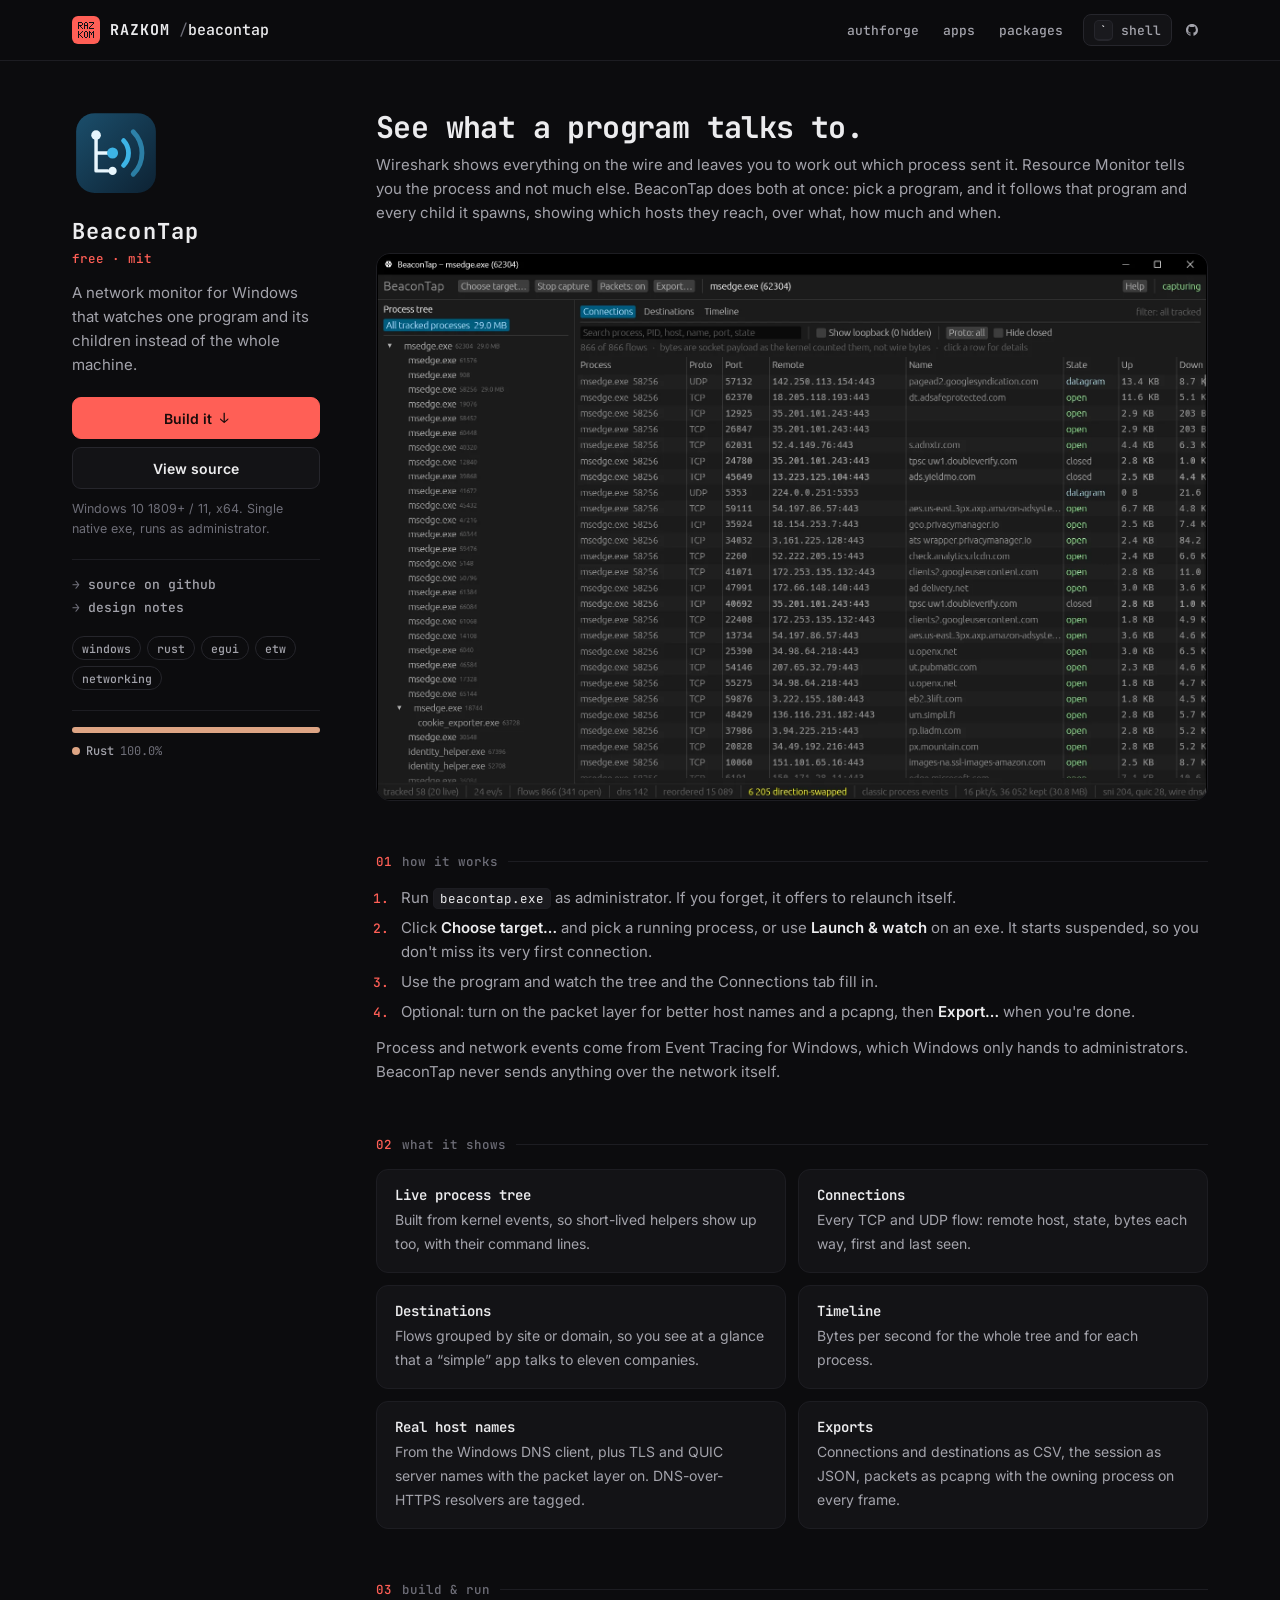
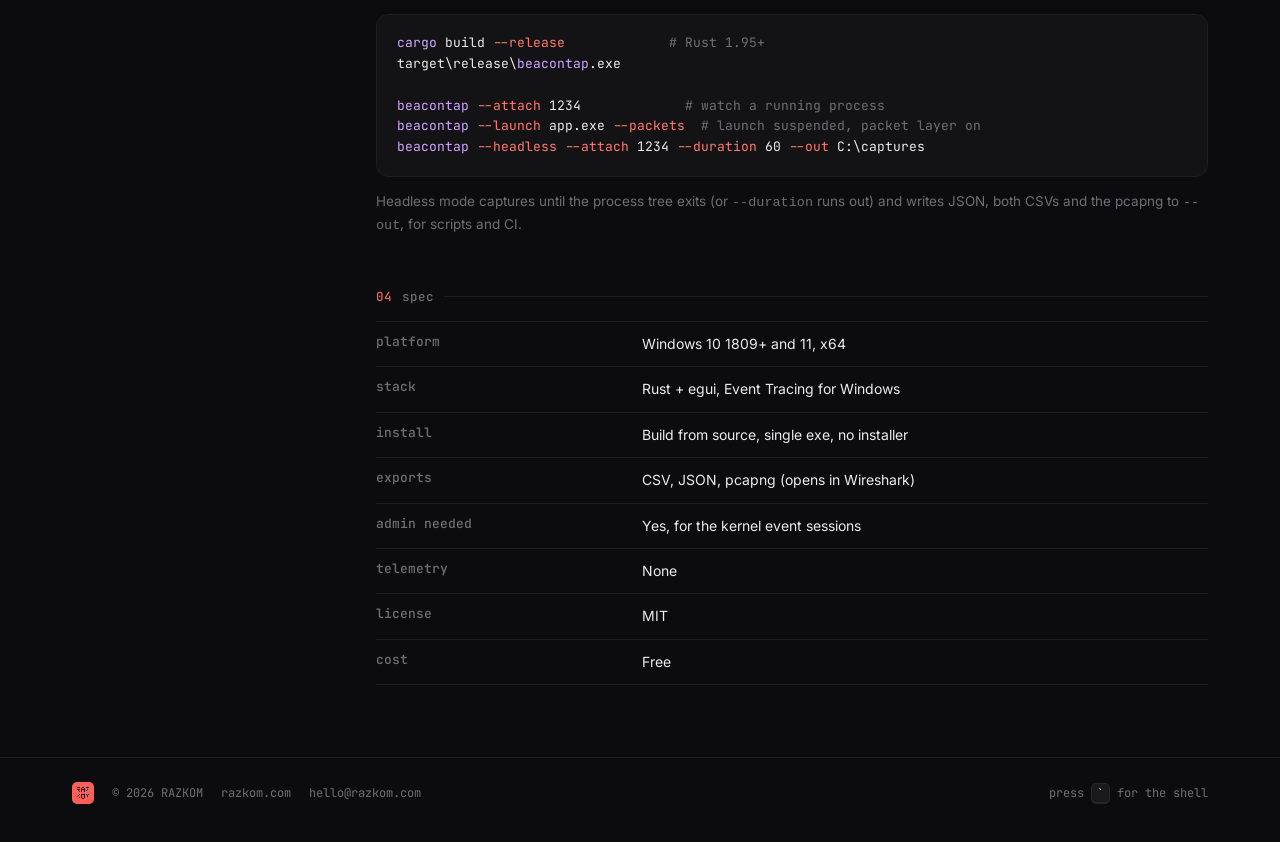
<file: beacontap/index.html>
<!doctype html>
<html lang="en">
<head>
  <meta charset="utf-8" />
  <meta name="viewport" content="width=device-width, initial-scale=1" />
  <meta name="theme-color" content="#0c0c0e" />
  <title>BeaconTap — see what a program talks to on the network · RAZKOM</title>
  <meta name="description" content="BeaconTap is a per-process network monitor for Windows. Pick a program and it follows that process tree: every host it connects to, over what, how much and when. CSV, JSON and pcapng export. Free and open source." />
  <link rel="icon" type="image/svg+xml" href="/assets/brands/beacontap.svg" />
  <link rel="canonical" href="https://razkom.com/beacontap/" />

  <meta property="og:type" content="website" />
  <meta property="og:title" content="BeaconTap — see what a program talks to" />
  <meta property="og:description" content="A network monitor for Windows that watches one process tree instead of the whole machine." />
  <meta property="og:url" content="https://razkom.com/beacontap/" />
  <meta property="og:image" content="https://razkom.com/assets/og/beacontap.png" />
  <meta property="og:image:width" content="1200" />
  <meta property="og:image:height" content="630" />
  <meta name="twitter:card" content="summary_large_image" />
  <meta name="twitter:image" content="https://razkom.com/assets/og/beacontap.png" />

  <link rel="preconnect" href="https://fonts.googleapis.com" />
  <link rel="preconnect" href="https://fonts.gstatic.com" crossorigin />
  <link href="https://fonts.googleapis.com/css2?family=Inter:wght@400;500;600;700&amp;family=JetBrains+Mono:wght@400;500;600;700&amp;display=swap" rel="stylesheet" />
  <link rel="stylesheet" href="/assets/styles.css" />
  <script src="/assets/site.js" defer></script>
</head>
<body>
  <header class="site-head">
    <div class="wrap">
      <a class="brand" href="/" aria-label="RAZKOM home"><img src="/assets/avatar.svg" alt="" width="28" height="28" />RAZKOM<span class="path">/<b>beacontap</b></span></a>
      <nav class="nav" aria-label="Primary">
        <a href="/#authforge">authforge</a>
        <a href="/#apps">apps</a>
        <a href="/#packages">packages</a>
        <button type="button" class="shell-btn" id="open-shell" aria-label="Open the RAZKOM shell"><kbd>`</kbd><span class="label">shell</span></button>
        <a class="gh-link keep" href="https://github.com/RAZKOM" target="_blank" rel="noopener" aria-label="RAZKOM on GitHub"><svg viewBox="0 0 16 16" aria-hidden="true"><path d="M8 0c4.42 0 8 3.58 8 8a8.013 8.013 0 0 1-5.45 7.59c-.4.08-.55-.17-.55-.38 0-.27.01-1.13.01-2.2 0-.75-.25-1.23-.54-1.48 1.78-.2 3.65-.88 3.65-3.95 0-.88-.31-1.59-.82-2.15.08-.2.36-1.02-.08-2.12 0 0-.67-.22-2.2.82-.64-.18-1.32-.27-2-.27-.68 0-1.36.09-2 .27-1.53-1.03-2.2-.82-2.2-.82-.44 1.1-.16 1.92-.08 2.12-.51.56-.82 1.28-.82 2.15 0 3.06 1.86 3.75 3.64 3.95-.23.2-.44.55-.51 1.07-.46.21-1.61.55-2.33-.66-.15-.24-.6-.83-1.23-.82-.67.01-.27.38.01.53.34.19.73.9.82 1.13.16.45.68 1.31 2.69.94 0 .67.01 1.3.01 1.49 0 .21-.15.45-.55.38A7.995 7.995 0 0 1 0 8c0-4.42 3.58-8 8-8Z"/></svg></a>
      </nav>
    </div>
  </header>


  <main class="layout">
    <aside class="side">
      <img class="side-icon" src="/assets/brands/beacontap.svg" alt="" width="88" height="88" />
      <h1 class="side-name">BeaconTap</h1>
      <p class="side-tag">free &middot; mit</p>
      <p class="side-bio">A network monitor for Windows that watches one program and its children instead of the whole machine.</p>
      <div class="side-actions">
        <a class="btn btn-red" href="#build">Build it <span class="arrow">&darr;</span></a>
        <a class="btn" href="https://github.com/RAZKOM/BeaconTap" target="_blank" rel="noopener">View source</a>
      </div>
      <p class="side-note">Windows 10 1809+ / 11, x64. Single native exe, runs as administrator.</p>
      <ul class="side-links">
        <li><a href="https://github.com/RAZKOM/BeaconTap" target="_blank" rel="noopener">source on github</a></li>
        <li><a href="https://github.com/RAZKOM/BeaconTap/blob/main/docs/DESIGN.md" target="_blank" rel="noopener">design notes</a></li>
      </ul>
      <div class="chips"><span class="chip">windows</span><span class="chip">rust</span><span class="chip">egui</span><span class="chip">etw</span><span class="chip">networking</span></div>
      <div class="side-langs">
        <div class="langbar" aria-hidden="true"><span style="width:100.0%;background:#dea584"></span></div>
        <ul class="langs"><li><i class="lang-dot" style="background:#dea584"></i><b>Rust</b> 100.0%</li></ul>
      </div>
    </aside>
    <div class="content">
      <p class="lead">See what a program talks to.</p>
      <p class="lead-sub">Wireshark shows everything on the wire and leaves you to work out which process sent it. Resource Monitor tells you the process and not much else. BeaconTap does both at once: pick a program, and it follows that program and every child it spawns, showing which hosts they reach, over what, how much and when.</p>
      <div class="media">
        <img src="/assets/shots/beacontap.webp" width="1804" height="1187" alt="BeaconTap watching Microsoft Edge: the process tree on the left, and on the right a table of 866 TCP and UDP flows with remote addresses, host names such as ad and analytics domains, state and bytes up and down." />
      </div>

      <section class="block">
        <h2 class="block-label"><span class="n">01</span>how it works</h2>
        <div class="prose">
          <ol>
            <li>Run <code>beacontap.exe</code> as administrator. If you forget, it offers to relaunch itself.</li>
            <li>Click <strong>Choose target&hellip;</strong> and pick a running process, or use <strong>Launch &amp; watch</strong> on an exe. It starts suspended, so you don't miss its very first connection.</li>
            <li>Use the program and watch the tree and the Connections tab fill in.</li>
            <li>Optional: turn on the packet layer for better host names and a pcapng, then <strong>Export&hellip;</strong> when you're done.</li>
          </ol>
          <p>Process and network events come from Event Tracing for Windows, which Windows only hands to administrators. BeaconTap never sends anything over the network itself.</p>
        </div>
      </section>

      <section class="block">
        <h2 class="block-label"><span class="n">02</span>what it shows</h2>
        <div class="feats">
          <div class="feat"><b>Live process tree</b><span>Built from kernel events, so short-lived helpers show up too, with their command lines.</span></div>
          <div class="feat"><b>Connections</b><span>Every TCP and UDP flow: remote host, state, bytes each way, first and last seen.</span></div>
          <div class="feat"><b>Destinations</b><span>Flows grouped by site or domain, so you see at a glance that a &ldquo;simple&rdquo; app talks to eleven companies.</span></div>
          <div class="feat"><b>Timeline</b><span>Bytes per second for the whole tree and for each process.</span></div>
          <div class="feat"><b>Real host names</b><span>From the Windows DNS client, plus TLS and QUIC server names with the packet layer on. DNS-over-HTTPS resolvers are tagged.</span></div>
          <div class="feat"><b>Exports</b><span>Connections and destinations as CSV, the session as JSON, packets as pcapng with the owning process on every frame.</span></div>
        </div>
      </section>

      <section class="block" id="build">
        <h2 class="block-label"><span class="n">03</span>build &amp; run</h2>
<pre class="code"><span class="tok-f">cargo</span> build <span class="tok-k">--release</span>             <span class="tok-c"># Rust 1.95+</span>
target\release\<span class="tok-f">beacontap</span>.exe

<span class="tok-f">beacontap</span> <span class="tok-k">--attach</span> 1234             <span class="tok-c"># watch a running process</span>
<span class="tok-f">beacontap</span> <span class="tok-k">--launch</span> app.exe <span class="tok-k">--packets</span>  <span class="tok-c"># launch suspended, packet layer on</span>
<span class="tok-f">beacontap</span> <span class="tok-k">--headless --attach</span> 1234 <span class="tok-k">--duration</span> 60 <span class="tok-k">--out</span> C:\captures</pre>
        <p class="after-note">Headless mode captures until the process tree exits (or <code>--duration</code> runs out) and writes JSON, both CSVs and the pcapng to <code>--out</code>, for scripts and CI.</p>
      </section>

      <section class="block">
        <h2 class="block-label"><span class="n">04</span>spec</h2>
        <table class="spec"><tbody>
          <tr><td>platform</td><td>Windows 10 1809+ and 11, x64</td></tr>
          <tr><td>stack</td><td>Rust + egui, Event Tracing for Windows</td></tr>
          <tr><td>install</td><td>Build from source, single exe, no installer</td></tr>
          <tr><td>exports</td><td>CSV, JSON, pcapng (opens in Wireshark)</td></tr>
          <tr><td>admin needed</td><td>Yes, for the kernel event sessions</td></tr>
          <tr><td>telemetry</td><td>None</td></tr>
          <tr><td>license</td><td>MIT</td></tr>
          <tr><td>cost</td><td>Free</td></tr>
        </tbody></table>
      </section>
    </div>
  </main>

  <footer class="site-foot">
    <div class="wrap">
      <img src="/assets/avatar.svg" alt="" width="22" height="22" />
      <span>&copy; 2026 RAZKOM</span>
      <a href="/">razkom.com</a>
      <a href="mailto:hello@razkom.com">hello@razkom.com</a>
      <span class="right">press <kbd>`</kbd> for the shell</span>
    </div>
  </footer>
</body>
</html>
</file>
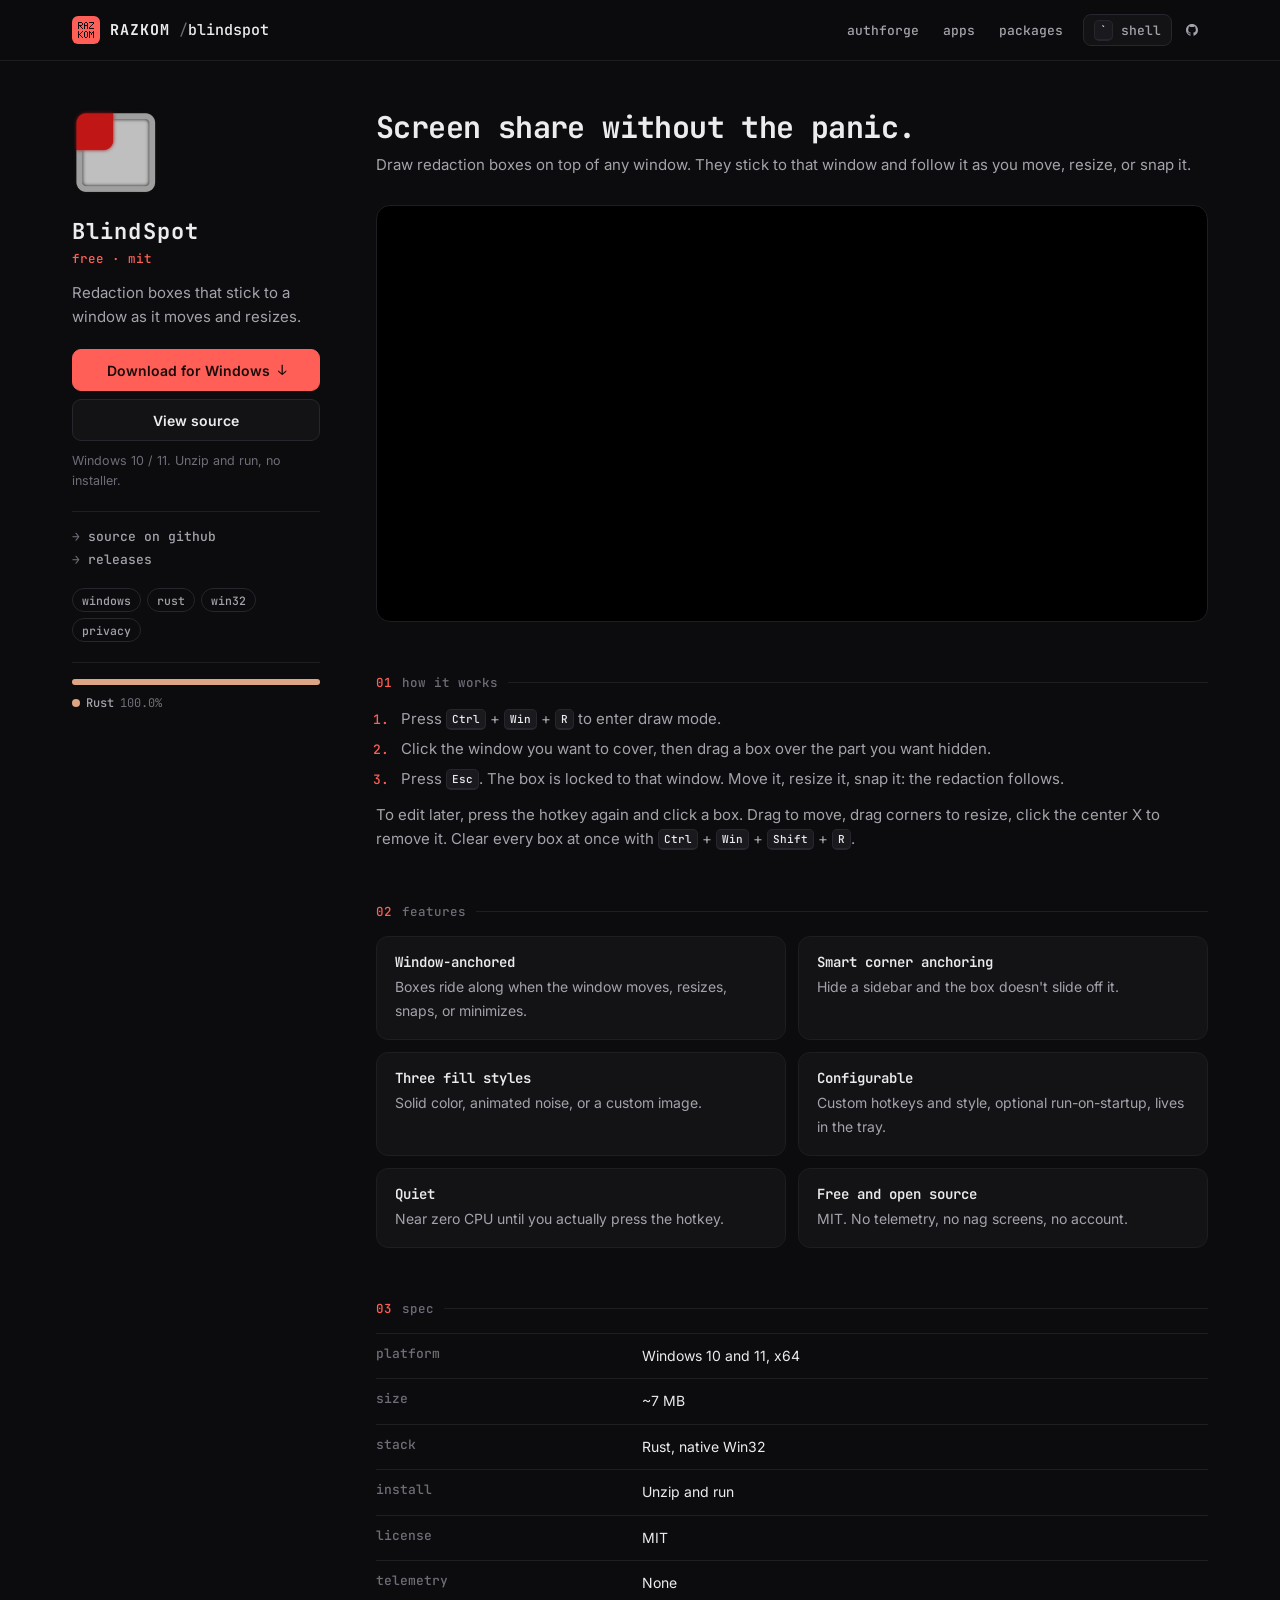
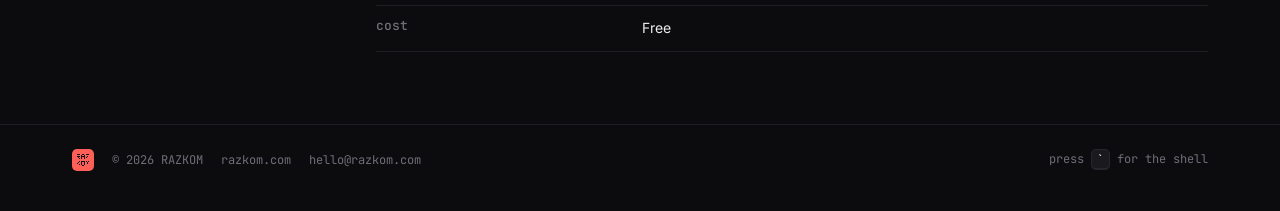
<file: blindspot/index.html>
<!doctype html>
<html lang="en">
<head>
  <meta charset="utf-8" />
  <meta name="viewport" content="width=device-width, initial-scale=1" />
  <meta name="theme-color" content="#0c0c0e" />
  <title>BlindSpot — redaction overlays for Windows · RAZKOM</title>
  <meta name="description" content="BlindSpot draws redaction boxes on top of any window. They follow the window as it moves and resizes. Free and open source." />
  <link rel="icon" href="/assets/brands/blindspot.png" />
  <link rel="canonical" href="https://razkom.com/blindspot/" />

  <meta property="og:type" content="website" />
  <meta property="og:title" content="BlindSpot — redaction overlays for Windows" />
  <meta property="og:description" content="Redaction boxes that stick to windows. Screen share without the panic." />
  <meta property="og:url" content="https://razkom.com/blindspot/" />
  <meta property="og:image" content="https://razkom.com/assets/og/blindspot.png" />
  <meta property="og:image:width" content="1200" />
  <meta property="og:image:height" content="630" />
  <meta name="twitter:card" content="summary_large_image" />
  <meta name="twitter:image" content="https://razkom.com/assets/og/blindspot.png" />

  <link rel="preconnect" href="https://fonts.googleapis.com" />
  <link rel="preconnect" href="https://fonts.gstatic.com" crossorigin />
  <link href="https://fonts.googleapis.com/css2?family=Inter:wght@400;500;600;700&amp;family=JetBrains+Mono:wght@400;500;600;700&amp;display=swap" rel="stylesheet" />
  <link rel="stylesheet" href="/assets/styles.css" />
  <script src="/assets/site.js" defer></script>
</head>
<body>
  <header class="site-head">
    <div class="wrap">
      <a class="brand" href="/" aria-label="RAZKOM home"><img src="/assets/avatar.svg" alt="" width="28" height="28" />RAZKOM<span class="path">/<b>blindspot</b></span></a>
      <nav class="nav" aria-label="Primary">
        <a href="/#authforge">authforge</a>
        <a href="/#apps">apps</a>
        <a href="/#packages">packages</a>
        <button type="button" class="shell-btn" id="open-shell" aria-label="Open the RAZKOM shell"><kbd>`</kbd><span class="label">shell</span></button>
        <a class="gh-link keep" href="https://github.com/RAZKOM" target="_blank" rel="noopener" aria-label="RAZKOM on GitHub"><svg viewBox="0 0 16 16" aria-hidden="true"><path d="M8 0c4.42 0 8 3.58 8 8a8.013 8.013 0 0 1-5.45 7.59c-.4.08-.55-.17-.55-.38 0-.27.01-1.13.01-2.2 0-.75-.25-1.23-.54-1.48 1.78-.2 3.65-.88 3.65-3.95 0-.88-.31-1.59-.82-2.15.08-.2.36-1.02-.08-2.12 0 0-.67-.22-2.2.82-.64-.18-1.32-.27-2-.27-.68 0-1.36.09-2 .27-1.53-1.03-2.2-.82-2.2-.82-.44 1.1-.16 1.92-.08 2.12-.51.56-.82 1.28-.82 2.15 0 3.06 1.86 3.75 3.64 3.95-.23.2-.44.55-.51 1.07-.46.21-1.61.55-2.33-.66-.15-.24-.6-.83-1.23-.82-.67.01-.27.38.01.53.34.19.73.9.82 1.13.16.45.68 1.31 2.69.94 0 .67.01 1.3.01 1.49 0 .21-.15.45-.55.38A7.995 7.995 0 0 1 0 8c0-4.42 3.58-8 8-8Z"/></svg></a>
      </nav>
    </div>
  </header>

  <main class="layout">
    <aside class="side">
      <img class="side-icon" src="/assets/brands/blindspot.png" alt="" width="88" height="88" />
      <h1 class="side-name">BlindSpot</h1>
      <p class="side-tag">free &middot; mit</p>
      <p class="side-bio">Redaction boxes that stick to a window as it moves and resizes.</p>
      <div class="side-actions">
        <a class="btn btn-red" href="https://github.com/RAZKOM/blindspot/releases/latest" target="_blank" rel="noopener">Download for Windows <span class="arrow">&darr;</span></a>
        <a class="btn" href="https://github.com/RAZKOM/blindspot" target="_blank" rel="noopener">View source</a>
      </div>
      <p class="side-note">Windows 10 / 11. Unzip and run, no installer.</p>
      <ul class="side-links">
        <li><a href="https://github.com/RAZKOM/blindspot" target="_blank" rel="noopener">source on github</a></li>
        <li><a href="https://github.com/RAZKOM/blindspot/releases" target="_blank" rel="noopener">releases</a></li>
      </ul>
      <div class="chips"><span class="chip">windows</span><span class="chip">rust</span><span class="chip">win32</span><span class="chip">privacy</span></div>
      <div class="side-langs">
        <div class="langbar" aria-hidden="true"><span style="width:100.0%;background:#dea584"></span></div>
        <ul class="langs"><li><i class="lang-dot" style="background:#dea584"></i><b>Rust</b> 100.0%</li></ul>
      </div>
    </aside>

    <div class="content">
      <p class="lead">Screen share without the panic.</p>
      <p class="lead-sub">Draw redaction boxes on top of any window. They stick to that window and follow it as you move, resize, or snap it.</p>
      <div class="media">
        <video src="/assets/blindspot-demo-compressed.mp4" width="1920" height="1080" autoplay muted loop playsinline preload="metadata" aria-label="Screen recording: draw redaction boxes over sensitive parts of a window; the boxes stay aligned as the window moves and resizes."></video>
      </div>

      <section class="block">
        <h2 class="block-label"><span class="n">01</span>how it works</h2>
        <div class="prose">
          <ol>
            <li>Press <kbd>Ctrl</kbd> + <kbd>Win</kbd> + <kbd>R</kbd> to enter draw mode.</li>
            <li>Click the window you want to cover, then drag a box over the part you want hidden.</li>
            <li>Press <kbd>Esc</kbd>. The box is locked to that window. Move it, resize it, snap it: the redaction follows.</li>
          </ol>
          <p>To edit later, press the hotkey again and click a box. Drag to move, drag corners to resize, click the center X to remove it. Clear every box at once with <kbd>Ctrl</kbd> + <kbd>Win</kbd> + <kbd>Shift</kbd> + <kbd>R</kbd>.</p>
        </div>
      </section>

      <section class="block">
        <h2 class="block-label"><span class="n">02</span>features</h2>
        <div class="feats">
          <div class="feat"><b>Window-anchored</b><span>Boxes ride along when the window moves, resizes, snaps, or minimizes.</span></div>
          <div class="feat"><b>Smart corner anchoring</b><span>Hide a sidebar and the box doesn't slide off it.</span></div>
          <div class="feat"><b>Three fill styles</b><span>Solid color, animated noise, or a custom image.</span></div>
          <div class="feat"><b>Configurable</b><span>Custom hotkeys and style, optional run-on-startup, lives in the tray.</span></div>
          <div class="feat"><b>Quiet</b><span>Near zero CPU until you actually press the hotkey.</span></div>
          <div class="feat"><b>Free and open source</b><span>MIT. No telemetry, no nag screens, no account.</span></div>
        </div>
      </section>

      <section class="block">
        <h2 class="block-label"><span class="n">03</span>spec</h2>
        <table class="spec"><tbody>
          <tr><td>platform</td><td>Windows 10 and 11, x64</td></tr>
          <tr><td>size</td><td>~7 MB</td></tr>
          <tr><td>stack</td><td>Rust, native Win32</td></tr>
          <tr><td>install</td><td>Unzip and run</td></tr>
          <tr><td>license</td><td>MIT</td></tr>
          <tr><td>telemetry</td><td>None</td></tr>
          <tr><td>cost</td><td>Free</td></tr>
        </tbody></table>
      </section>
    </div>
  </main>

  <footer class="site-foot">
    <div class="wrap">
      <img src="/assets/avatar.svg" alt="" width="22" height="22" />
      <span>&copy; 2026 RAZKOM</span>
      <a href="/">razkom.com</a>
      <a href="mailto:hello@razkom.com">hello@razkom.com</a>
      <span class="right">press <kbd>`</kbd> for the shell</span>
    </div>
  </footer>
</body>
</html>
</file>
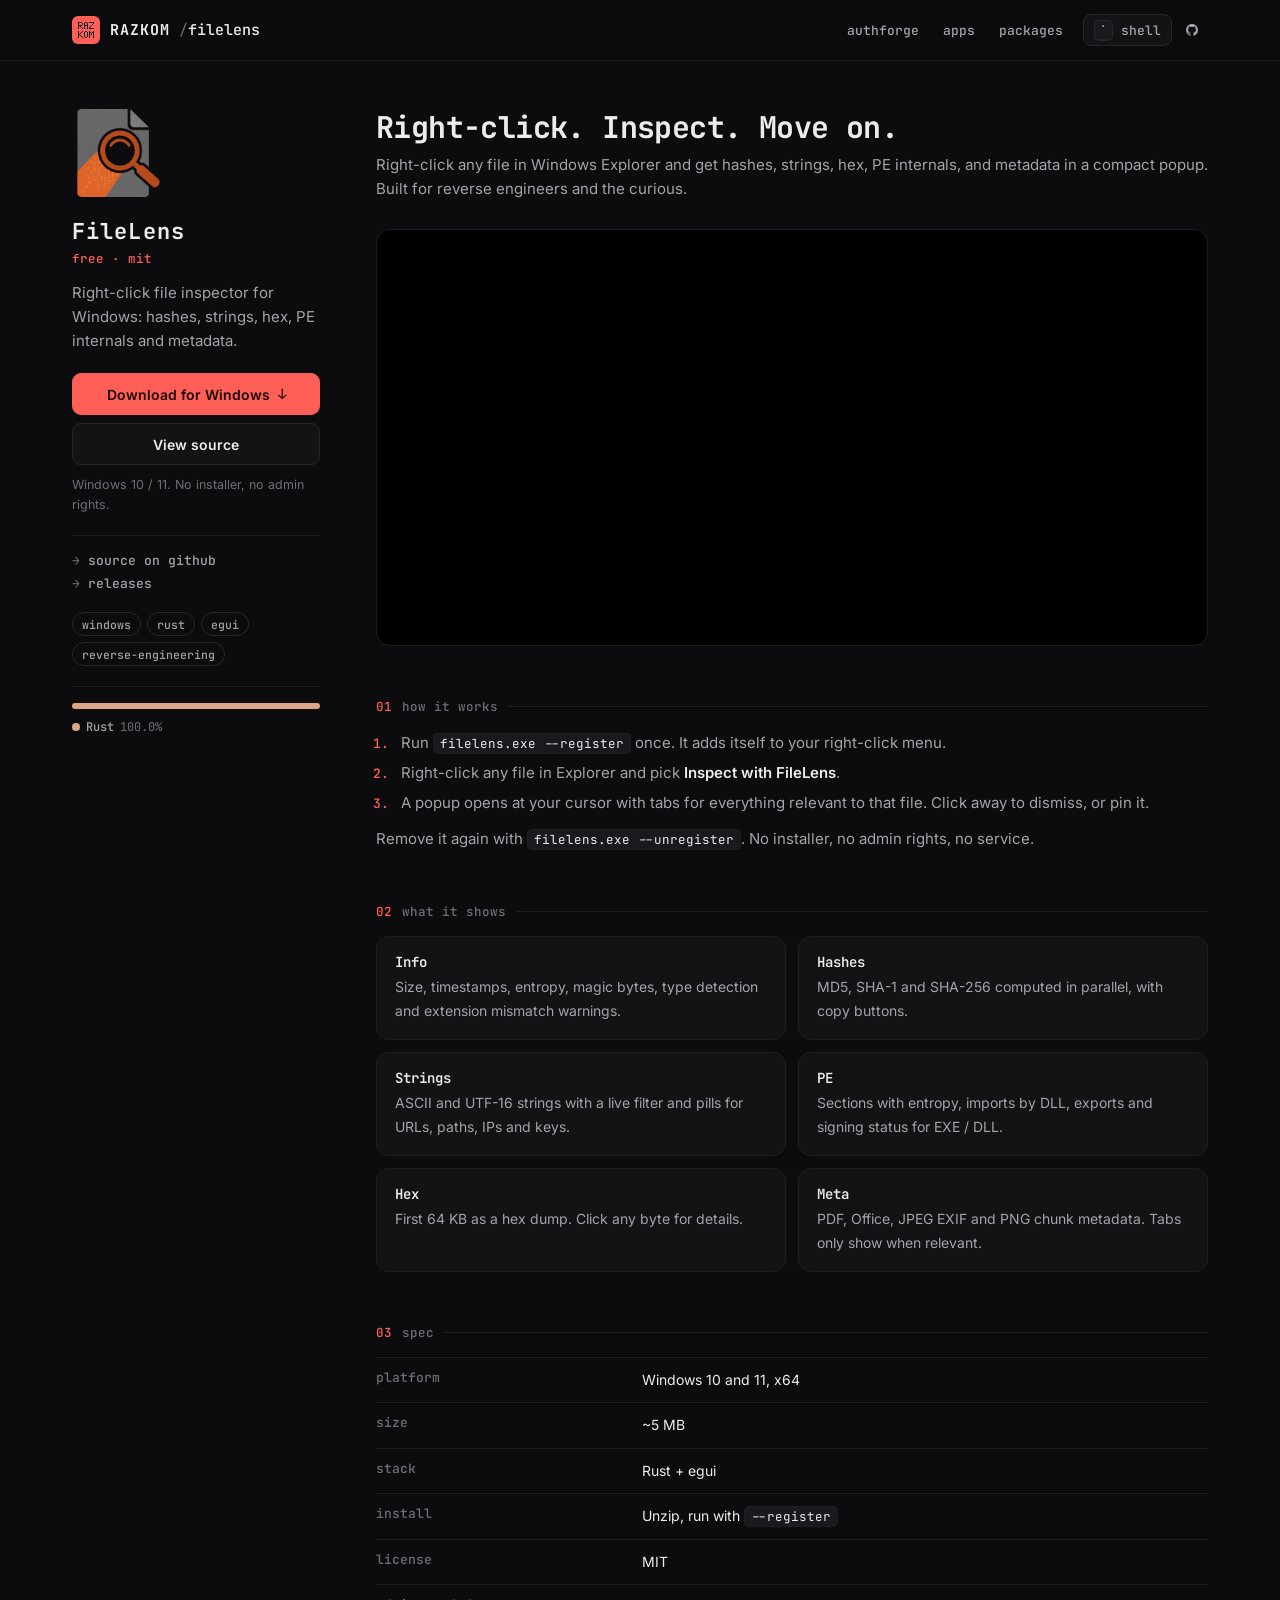
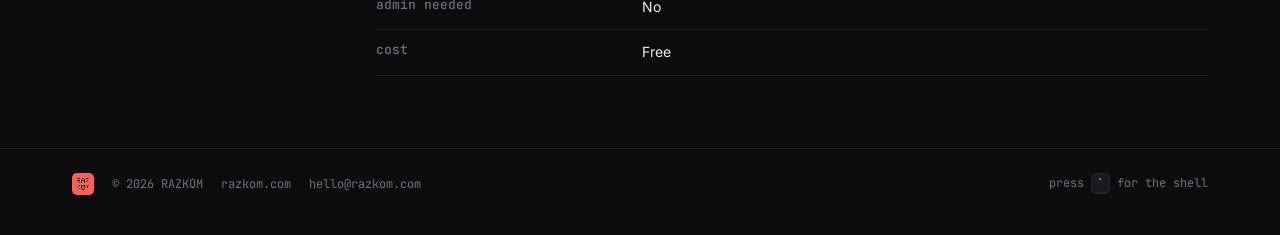
<file: filelens/index.html>
<!doctype html>
<html lang="en">
<head>
  <meta charset="utf-8" />
  <meta name="viewport" content="width=device-width, initial-scale=1" />
  <meta name="theme-color" content="#0c0c0e" />
  <title>FileLens — right-click file inspector for Windows · RAZKOM</title>
  <meta name="description" content="FileLens adds a right-click action to Explorer that pops up hashes, strings, hex, PE internals, and metadata for any file. Free and open source." />
  <link rel="icon" href="/assets/brands/filelens.ico" />
  <link rel="canonical" href="https://razkom.com/filelens/" />

  <meta property="og:type" content="website" />
  <meta property="og:title" content="FileLens — right-click file inspector for Windows" />
  <meta property="og:description" content="Right-click any file for hashes, strings, hex, PE internals, and metadata." />
  <meta property="og:url" content="https://razkom.com/filelens/" />
  <meta property="og:image" content="https://razkom.com/assets/og/filelens.png" />
  <meta property="og:image:width" content="1200" />
  <meta property="og:image:height" content="630" />
  <meta name="twitter:card" content="summary_large_image" />
  <meta name="twitter:image" content="https://razkom.com/assets/og/filelens.png" />

  <link rel="preconnect" href="https://fonts.googleapis.com" />
  <link rel="preconnect" href="https://fonts.gstatic.com" crossorigin />
  <link href="https://fonts.googleapis.com/css2?family=Inter:wght@400;500;600;700&amp;family=JetBrains+Mono:wght@400;500;600;700&amp;display=swap" rel="stylesheet" />
  <link rel="stylesheet" href="/assets/styles.css" />
  <script src="/assets/site.js" defer></script>
</head>
<body>
  <header class="site-head">
    <div class="wrap">
      <a class="brand" href="/" aria-label="RAZKOM home"><img src="/assets/avatar.svg" alt="" width="28" height="28" />RAZKOM<span class="path">/<b>filelens</b></span></a>
      <nav class="nav" aria-label="Primary">
        <a href="/#authforge">authforge</a>
        <a href="/#apps">apps</a>
        <a href="/#packages">packages</a>
        <button type="button" class="shell-btn" id="open-shell" aria-label="Open the RAZKOM shell"><kbd>`</kbd><span class="label">shell</span></button>
        <a class="gh-link keep" href="https://github.com/RAZKOM" target="_blank" rel="noopener" aria-label="RAZKOM on GitHub"><svg viewBox="0 0 16 16" aria-hidden="true"><path d="M8 0c4.42 0 8 3.58 8 8a8.013 8.013 0 0 1-5.45 7.59c-.4.08-.55-.17-.55-.38 0-.27.01-1.13.01-2.2 0-.75-.25-1.23-.54-1.48 1.78-.2 3.65-.88 3.65-3.95 0-.88-.31-1.59-.82-2.15.08-.2.36-1.02-.08-2.12 0 0-.67-.22-2.2.82-.64-.18-1.32-.27-2-.27-.68 0-1.36.09-2 .27-1.53-1.03-2.2-.82-2.2-.82-.44 1.1-.16 1.92-.08 2.12-.51.56-.82 1.28-.82 2.15 0 3.06 1.86 3.75 3.64 3.95-.23.2-.44.55-.51 1.07-.46.21-1.61.55-2.33-.66-.15-.24-.6-.83-1.23-.82-.67.01-.27.38.01.53.34.19.73.9.82 1.13.16.45.68 1.31 2.69.94 0 .67.01 1.3.01 1.49 0 .21-.15.45-.55.38A7.995 7.995 0 0 1 0 8c0-4.42 3.58-8 8-8Z"/></svg></a>
      </nav>
    </div>
  </header>

  <main class="layout">
    <aside class="side">
      <img class="side-icon" src="/assets/icons/filelens.png" alt="" width="88" height="88" />
      <h1 class="side-name">FileLens</h1>
      <p class="side-tag">free &middot; mit</p>
      <p class="side-bio">Right-click file inspector for Windows: hashes, strings, hex, PE internals and metadata.</p>
      <div class="side-actions">
        <a class="btn btn-red" href="https://github.com/RAZKOM/filelens/releases/latest" target="_blank" rel="noopener">Download for Windows <span class="arrow">&darr;</span></a>
        <a class="btn" href="https://github.com/RAZKOM/filelens" target="_blank" rel="noopener">View source</a>
      </div>
      <p class="side-note">Windows 10 / 11. No installer, no admin rights.</p>
      <ul class="side-links">
        <li><a href="https://github.com/RAZKOM/filelens" target="_blank" rel="noopener">source on github</a></li>
        <li><a href="https://github.com/RAZKOM/filelens/releases" target="_blank" rel="noopener">releases</a></li>
      </ul>
      <div class="chips"><span class="chip">windows</span><span class="chip">rust</span><span class="chip">egui</span><span class="chip">reverse-engineering</span></div>
      <div class="side-langs">
        <div class="langbar" aria-hidden="true"><span style="width:100.0%;background:#dea584"></span></div>
        <ul class="langs"><li><i class="lang-dot" style="background:#dea584"></i><b>Rust</b> 100.0%</li></ul>
      </div>
    </aside>

    <div class="content">
      <p class="lead">Right-click. Inspect. Move on.</p>
      <p class="lead-sub">Right-click any file in Windows Explorer and get hashes, strings, hex, PE internals, and metadata in a compact popup. Built for reverse engineers and the curious.</p>
      <div class="media">
        <video src="/assets/filelens-demo-compressed.mp4" width="1490" height="1106" autoplay muted loop playsinline preload="metadata" aria-label="Screen recording: right-click a file in Windows Explorer, choose Inspect with FileLens, then browse hashes, strings, and other tabs in the popup."></video>
      </div>

      <section class="block">
        <h2 class="block-label"><span class="n">01</span>how it works</h2>
        <div class="prose">
          <ol>
            <li>Run <code>filelens.exe --register</code> once. It adds itself to your right-click menu.</li>
            <li>Right-click any file in Explorer and pick <strong>Inspect with FileLens</strong>.</li>
            <li>A popup opens at your cursor with tabs for everything relevant to that file. Click away to dismiss, or pin it.</li>
          </ol>
          <p>Remove it again with <code>filelens.exe --unregister</code>. No installer, no admin rights, no service.</p>
        </div>
      </section>

      <section class="block">
        <h2 class="block-label"><span class="n">02</span>what it shows</h2>
        <div class="feats">
          <div class="feat"><b>Info</b><span>Size, timestamps, entropy, magic bytes, type detection and extension mismatch warnings.</span></div>
          <div class="feat"><b>Hashes</b><span>MD5, SHA-1 and SHA-256 computed in parallel, with copy buttons.</span></div>
          <div class="feat"><b>Strings</b><span>ASCII and UTF-16 strings with a live filter and pills for URLs, paths, IPs and keys.</span></div>
          <div class="feat"><b>PE</b><span>Sections with entropy, imports by DLL, exports and signing status for EXE / DLL.</span></div>
          <div class="feat"><b>Hex</b><span>First 64 KB as a hex dump. Click any byte for details.</span></div>
          <div class="feat"><b>Meta</b><span>PDF, Office, JPEG EXIF and PNG chunk metadata. Tabs only show when relevant.</span></div>
        </div>
      </section>

      <section class="block">
        <h2 class="block-label"><span class="n">03</span>spec</h2>
        <table class="spec"><tbody>
          <tr><td>platform</td><td>Windows 10 and 11, x64</td></tr>
          <tr><td>size</td><td>~5 MB</td></tr>
          <tr><td>stack</td><td>Rust + egui</td></tr>
          <tr><td>install</td><td>Unzip, run with <code>--register</code></td></tr>
          <tr><td>license</td><td>MIT</td></tr>
          <tr><td>admin needed</td><td>No</td></tr>
          <tr><td>cost</td><td>Free</td></tr>
        </tbody></table>
      </section>
    </div>
  </main>

  <footer class="site-foot">
    <div class="wrap">
      <img src="/assets/avatar.svg" alt="" width="22" height="22" />
      <span>&copy; 2026 RAZKOM</span>
      <a href="/">razkom.com</a>
      <a href="mailto:hello@razkom.com">hello@razkom.com</a>
      <span class="right">press <kbd>`</kbd> for the shell</span>
    </div>
  </footer>
</body>
</html>
</file>
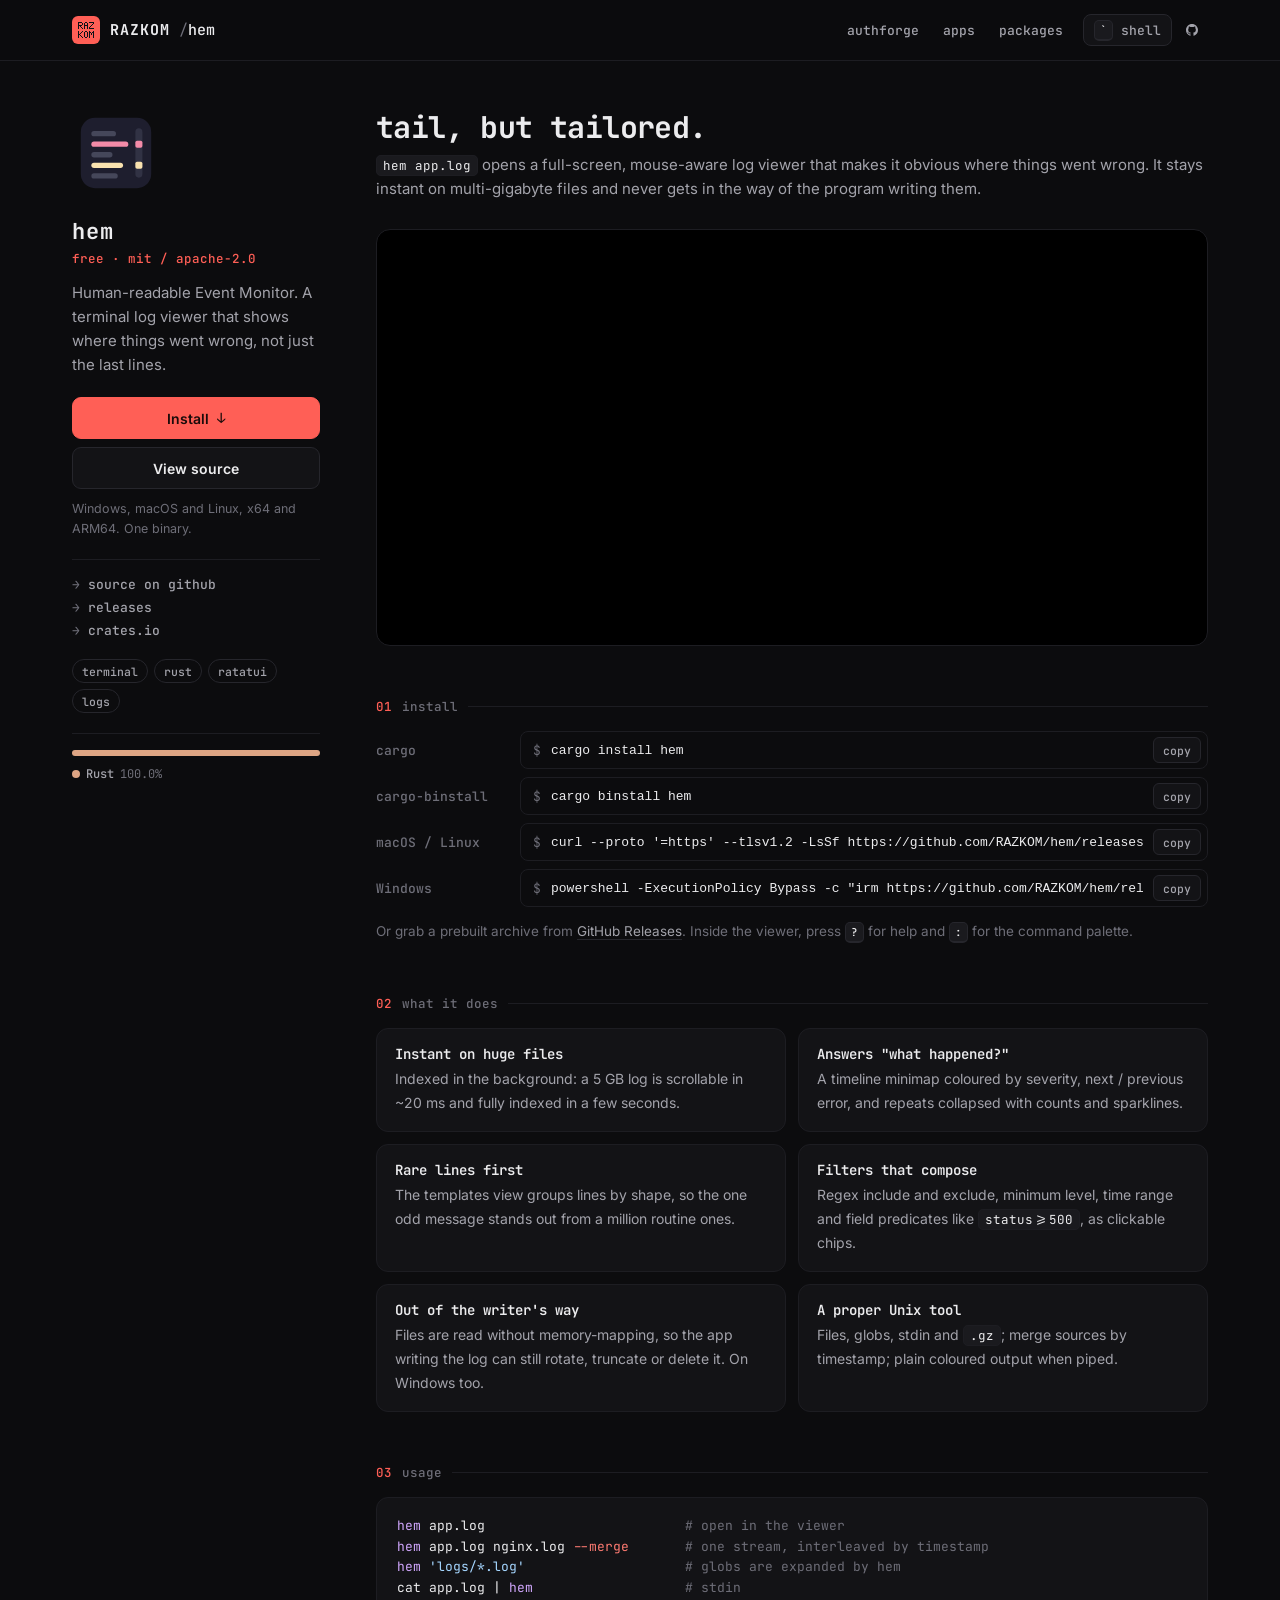
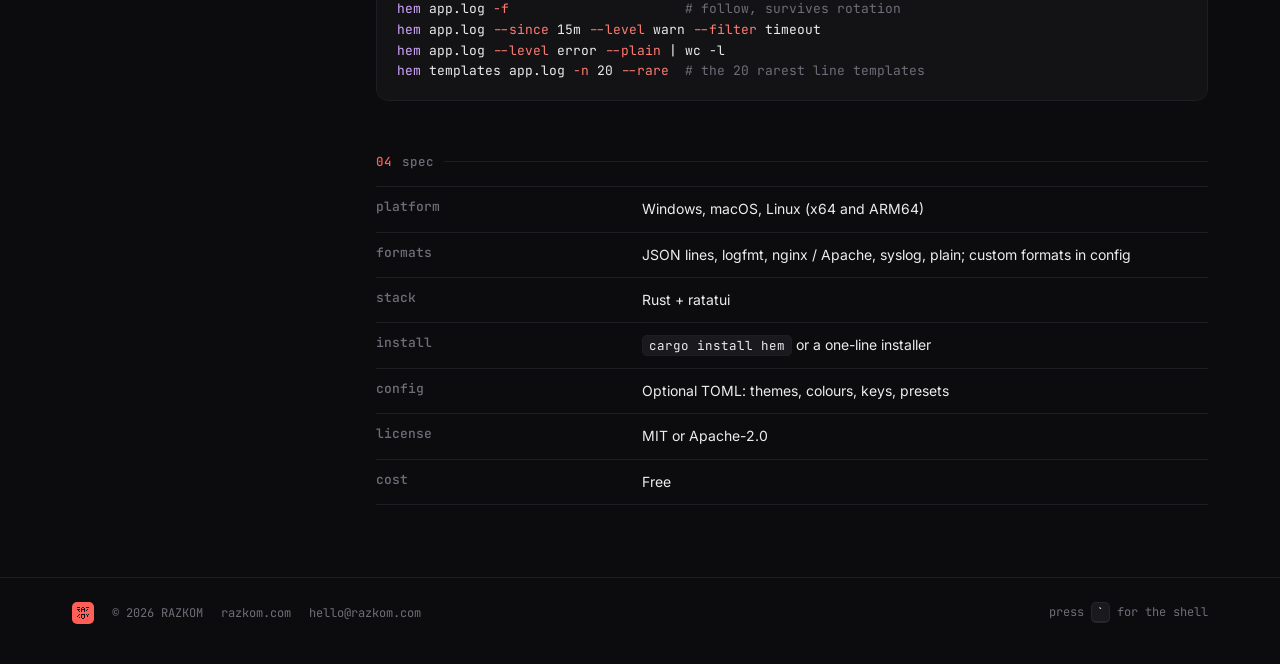
<file: hem/index.html>
<!doctype html>
<html lang="en">
<head>
  <meta charset="utf-8" />
  <meta name="viewport" content="width=device-width, initial-scale=1" />
  <meta name="theme-color" content="#0c0c0e" />
  <title>hem — a terminal log viewer that finds what went wrong · RAZKOM</title>
  <meta name="description" content="hem (Human-readable Event Monitor) is a fast, mouse-aware terminal log viewer. Severity timeline, repeat collapsing, next error, rare-line templates and filters, instant on multi-gigabyte files. Free and open source." />
  <link rel="icon" type="image/svg+xml" href="/assets/brands/hem.svg" />
  <link rel="canonical" href="https://razkom.com/hem/" />

  <meta property="og:type" content="website" />
  <meta property="og:title" content="hem — tail, but tailored" />
  <meta property="og:description" content="A terminal log viewer that shows where things went wrong. Instant on multi-gigabyte files." />
  <meta property="og:url" content="https://razkom.com/hem/" />
  <meta property="og:image" content="https://razkom.com/assets/og/hem.png" />
  <meta property="og:image:width" content="1200" />
  <meta property="og:image:height" content="630" />
  <meta name="twitter:card" content="summary_large_image" />
  <meta name="twitter:image" content="https://razkom.com/assets/og/hem.png" />

  <link rel="preconnect" href="https://fonts.googleapis.com" />
  <link rel="preconnect" href="https://fonts.gstatic.com" crossorigin />
  <link href="https://fonts.googleapis.com/css2?family=Inter:wght@400;500;600;700&amp;family=JetBrains+Mono:wght@400;500;600;700&amp;display=swap" rel="stylesheet" />
  <link rel="stylesheet" href="/assets/styles.css" />
  <script src="/assets/site.js" defer></script>
</head>
<body>
  <header class="site-head">
    <div class="wrap">
      <a class="brand" href="/" aria-label="RAZKOM home"><img src="/assets/avatar.svg" alt="" width="28" height="28" />RAZKOM<span class="path">/<b>hem</b></span></a>
      <nav class="nav" aria-label="Primary">
        <a href="/#authforge">authforge</a>
        <a href="/#apps">apps</a>
        <a href="/#packages">packages</a>
        <button type="button" class="shell-btn" id="open-shell" aria-label="Open the RAZKOM shell"><kbd>`</kbd><span class="label">shell</span></button>
        <a class="gh-link keep" href="https://github.com/RAZKOM" target="_blank" rel="noopener" aria-label="RAZKOM on GitHub"><svg viewBox="0 0 16 16" aria-hidden="true"><path d="M8 0c4.42 0 8 3.58 8 8a8.013 8.013 0 0 1-5.45 7.59c-.4.08-.55-.17-.55-.38 0-.27.01-1.13.01-2.2 0-.75-.25-1.23-.54-1.48 1.78-.2 3.65-.88 3.65-3.95 0-.88-.31-1.59-.82-2.15.08-.2.36-1.02-.08-2.12 0 0-.67-.22-2.2.82-.64-.18-1.32-.27-2-.27-.68 0-1.36.09-2 .27-1.53-1.03-2.2-.82-2.2-.82-.44 1.1-.16 1.92-.08 2.12-.51.56-.82 1.28-.82 2.15 0 3.06 1.86 3.75 3.64 3.95-.23.2-.44.55-.51 1.07-.46.21-1.61.55-2.33-.66-.15-.24-.6-.83-1.23-.82-.67.01-.27.38.01.53.34.19.73.9.82 1.13.16.45.68 1.31 2.69.94 0 .67.01 1.3.01 1.49 0 .21-.15.45-.55.38A7.995 7.995 0 0 1 0 8c0-4.42 3.58-8 8-8Z"/></svg></a>
      </nav>
    </div>
  </header>

  <main class="layout">
    <aside class="side">
      <img class="side-icon" src="/assets/brands/hem.svg" alt="" width="88" height="88" />
      <h1 class="side-name">hem</h1>
      <p class="side-tag">free &middot; mit / apache-2.0</p>
      <p class="side-bio">Human-readable Event Monitor. A terminal log viewer that shows where things went wrong, not just the last lines.</p>
      <div class="side-actions">
        <a class="btn btn-red" href="#install">Install <span class="arrow">&darr;</span></a>
        <a class="btn" href="https://github.com/RAZKOM/hem" target="_blank" rel="noopener">View source</a>
      </div>
      <p class="side-note">Windows, macOS and Linux, x64 and ARM64. One binary.</p>
      <ul class="side-links">
        <li><a href="https://github.com/RAZKOM/hem" target="_blank" rel="noopener">source on github</a></li>
        <li><a href="https://github.com/RAZKOM/hem/releases" target="_blank" rel="noopener">releases</a></li>
        <li><a href="https://crates.io/crates/hem" target="_blank" rel="noopener">crates.io</a></li>
      </ul>
      <div class="chips"><span class="chip">terminal</span><span class="chip">rust</span><span class="chip">ratatui</span><span class="chip">logs</span></div>
      <div class="side-langs">
        <div class="langbar" aria-hidden="true"><span style="width:100.0%;background:#dea584"></span></div>
        <ul class="langs"><li><i class="lang-dot" style="background:#dea584"></i><b>Rust</b> 100.0%</li></ul>
      </div>
    </aside>

    <div class="content">
      <p class="lead">tail, but tailored.</p>
      <p class="lead-sub"><code>hem app.log</code> opens a full-screen, mouse-aware log viewer that makes it obvious where things went wrong. It stays instant on multi-gigabyte files and never gets in the way of the program writing them.</p>
      <div class="media">
        <video src="/assets/hem-demo-compressed.mp4" width="1280" height="760" autoplay muted loop playsinline preload="metadata" aria-label="Screen recording: hem opens a log, jumps between errors, searches for timeout, hides everything below WARN, opens a line's details, lists the rarest log templates and opens the command palette."></video>
      </div>

      <section class="block" id="install">
        <h2 class="block-label"><span class="n">01</span>install</h2>
        <div class="install">
          <div class="install-row"><span>cargo</span><div class="cmd"><code>cargo install hem</code><button type="button" class="copy" data-copy="cargo install hem">copy</button></div></div>
          <div class="install-row"><span>cargo-binstall</span><div class="cmd"><code>cargo binstall hem</code><button type="button" class="copy" data-copy="cargo binstall hem">copy</button></div></div>
          <div class="install-row"><span>macOS / Linux</span><div class="cmd"><code>curl --proto '=https' --tlsv1.2 -LsSf https://github.com/RAZKOM/hem/releases/latest/download/hem-installer.sh | sh</code><button type="button" class="copy" data-copy="curl --proto '=https' --tlsv1.2 -LsSf https://github.com/RAZKOM/hem/releases/latest/download/hem-installer.sh | sh">copy</button></div></div>
          <div class="install-row"><span>Windows</span><div class="cmd"><code>powershell -ExecutionPolicy Bypass -c "irm https://github.com/RAZKOM/hem/releases/latest/download/hem-installer.ps1 | iex"</code><button type="button" class="copy" data-copy="powershell -ExecutionPolicy Bypass -c &quot;irm https://github.com/RAZKOM/hem/releases/latest/download/hem-installer.ps1 | iex&quot;">copy</button></div></div>
        </div>
        <p class="after-note">Or grab a prebuilt archive from <a href="https://github.com/RAZKOM/hem/releases" target="_blank" rel="noopener">GitHub Releases</a>. Inside the viewer, press <kbd>?</kbd> for help and <kbd>:</kbd> for the command palette.</p>
      </section>

      <section class="block">
        <h2 class="block-label"><span class="n">02</span>what it does</h2>
        <div class="feats">
          <div class="feat"><b>Instant on huge files</b><span>Indexed in the background: a 5 GB log is scrollable in ~20 ms and fully indexed in a few seconds.</span></div>
          <div class="feat"><b>Answers "what happened?"</b><span>A timeline minimap coloured by severity, next / previous error, and repeats collapsed with counts and sparklines.</span></div>
          <div class="feat"><b>Rare lines first</b><span>The templates view groups lines by shape, so the one odd message stands out from a million routine ones.</span></div>
          <div class="feat"><b>Filters that compose</b><span>Regex include and exclude, minimum level, time range and field predicates like <code>status&gt;=500</code>, as clickable chips.</span></div>
          <div class="feat"><b>Out of the writer's way</b><span>Files are read without memory-mapping, so the app writing the log can still rotate, truncate or delete it. On Windows too.</span></div>
          <div class="feat"><b>A proper Unix tool</b><span>Files, globs, stdin and <code>.gz</code>; merge sources by timestamp; plain coloured output when piped.</span></div>
        </div>
      </section>

      <section class="block">
        <h2 class="block-label"><span class="n">03</span>usage</h2>
<pre class="code"><span class="tok-f">hem</span> app.log                         <span class="tok-c"># open in the viewer</span>
<span class="tok-f">hem</span> app.log nginx.log <span class="tok-k">--merge</span>       <span class="tok-c"># one stream, interleaved by timestamp</span>
<span class="tok-f">hem</span> <span class="tok-s">'logs/*.log'</span>                    <span class="tok-c"># globs are expanded by hem</span>
cat app.log | <span class="tok-f">hem</span>                   <span class="tok-c"># stdin</span>
<span class="tok-f">hem</span> app.log <span class="tok-k">-f</span>                      <span class="tok-c"># follow, survives rotation</span>
<span class="tok-f">hem</span> app.log <span class="tok-k">--since</span> 15m <span class="tok-k">--level</span> warn <span class="tok-k">--filter</span> timeout
<span class="tok-f">hem</span> app.log <span class="tok-k">--level</span> error <span class="tok-k">--plain</span> | wc -l
<span class="tok-f">hem</span> templates app.log <span class="tok-k">-n</span> 20 <span class="tok-k">--rare</span>  <span class="tok-c"># the 20 rarest line templates</span></pre>
      </section>

      <section class="block">
        <h2 class="block-label"><span class="n">04</span>spec</h2>
        <table class="spec"><tbody>
          <tr><td>platform</td><td>Windows, macOS, Linux (x64 and ARM64)</td></tr>
          <tr><td>formats</td><td>JSON lines, logfmt, nginx / Apache, syslog, plain; custom formats in config</td></tr>
          <tr><td>stack</td><td>Rust + ratatui</td></tr>
          <tr><td>install</td><td><code>cargo install hem</code> or a one-line installer</td></tr>
          <tr><td>config</td><td>Optional TOML: themes, colours, keys, presets</td></tr>
          <tr><td>license</td><td>MIT or Apache-2.0</td></tr>
          <tr><td>cost</td><td>Free</td></tr>
        </tbody></table>
      </section>
    </div>
  </main>

  <footer class="site-foot">
    <div class="wrap">
      <img src="/assets/avatar.svg" alt="" width="22" height="22" />
      <span>&copy; 2026 RAZKOM</span>
      <a href="/">razkom.com</a>
      <a href="mailto:hello@razkom.com">hello@razkom.com</a>
      <span class="right">press <kbd>`</kbd> for the shell</span>
    </div>
  </footer>
</body>
</html>
</file>
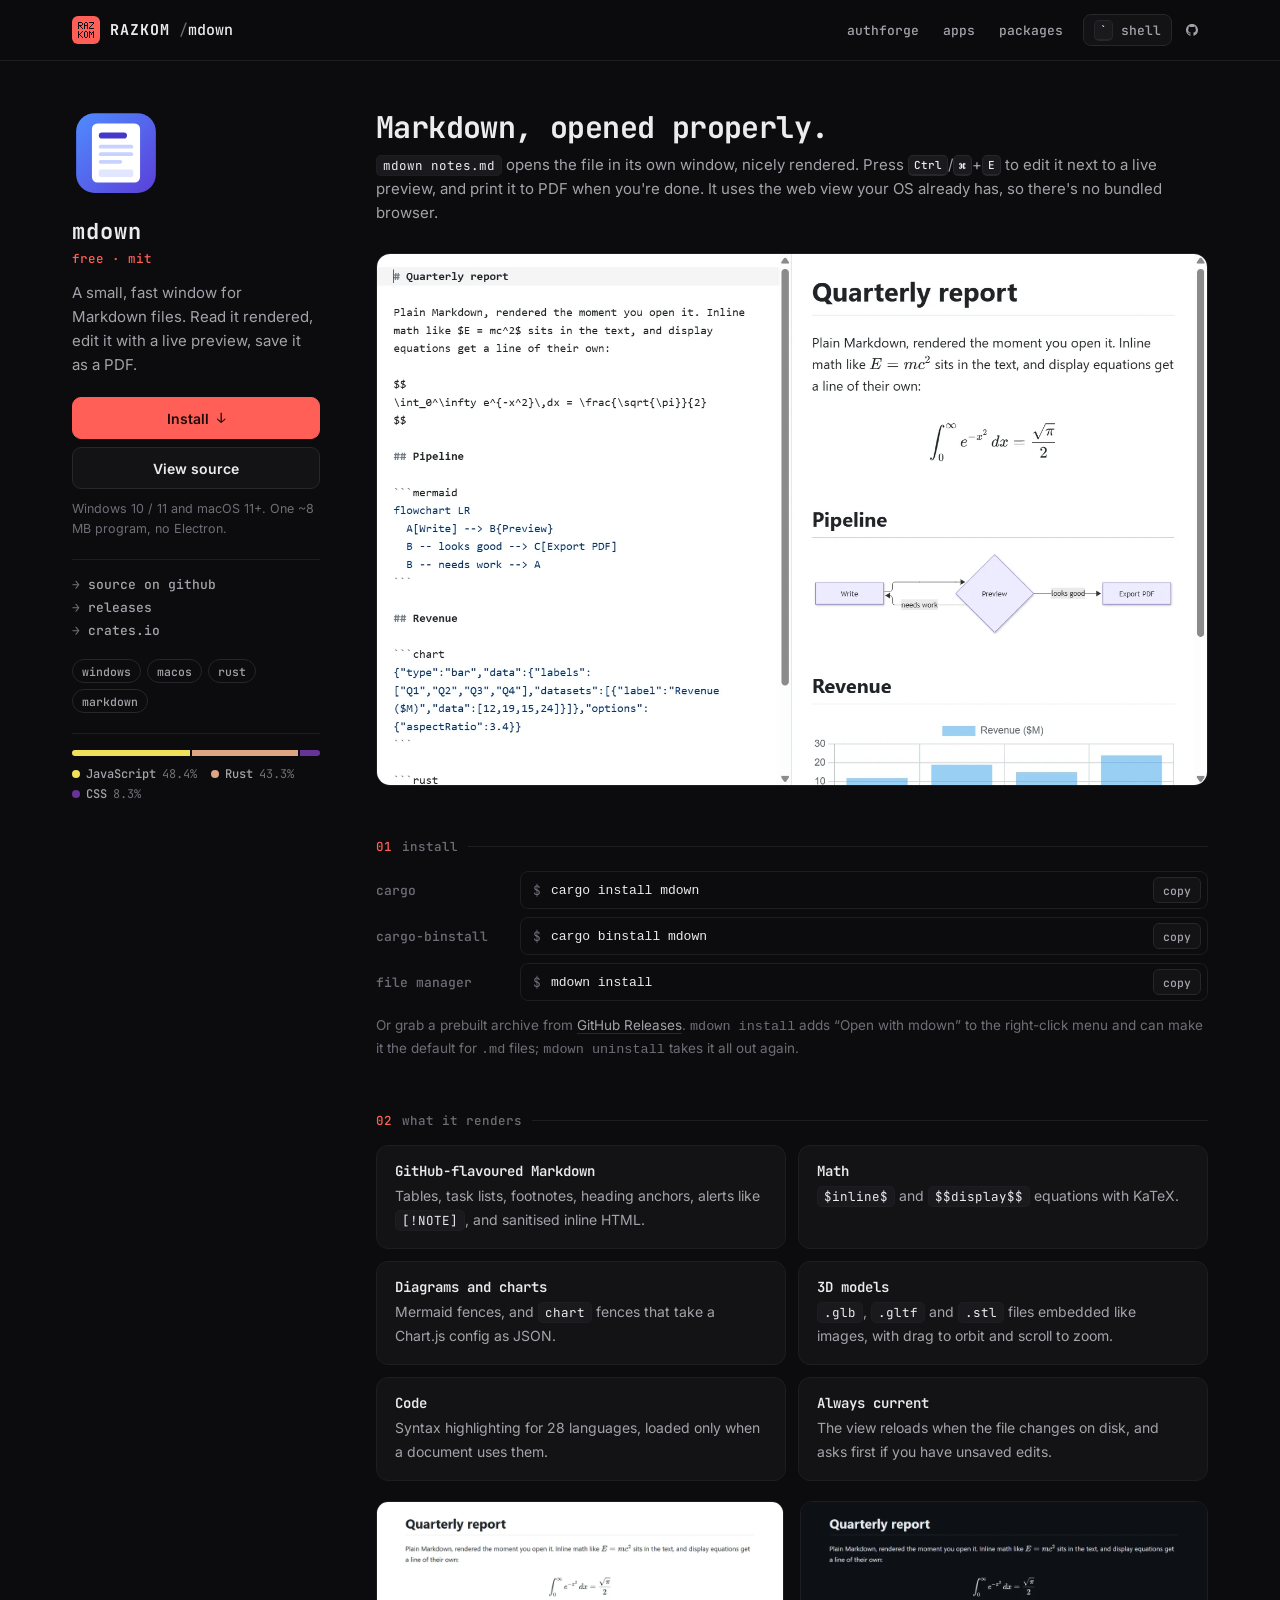
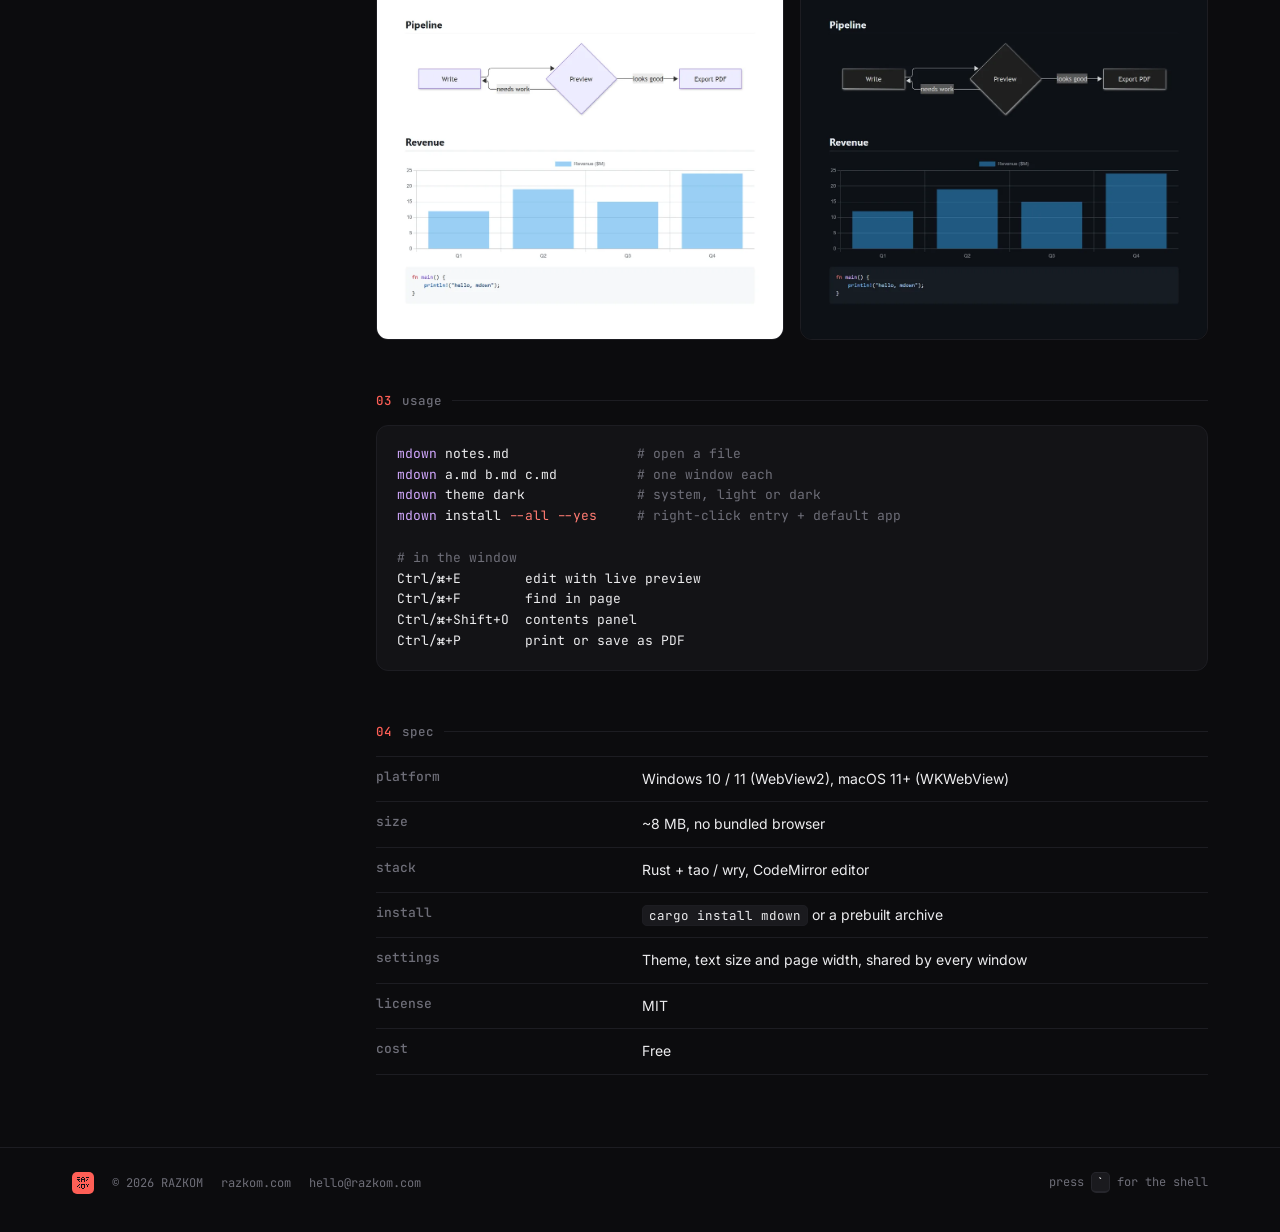
<file: mdown/index.html>
<!doctype html>
<html lang="en">
<head>
  <meta charset="utf-8" />
  <meta name="viewport" content="width=device-width, initial-scale=1" />
  <meta name="theme-color" content="#0c0c0e" />
  <title>mdown — a small, fast Markdown viewer and editor · RAZKOM</title>
  <meta name="description" content="mdown is a native Markdown viewer and editor for Windows and macOS. Rendered reading, live-preview editing, math, Mermaid diagrams, charts, 3D models and PDF export in one ~8 MB program. Free and open source." />
  <link rel="icon" type="image/svg+xml" href="/assets/brands/mdown.svg" />
  <link rel="canonical" href="https://razkom.com/mdown/" />

  <meta property="og:type" content="website" />
  <meta property="og:title" content="mdown — Markdown, opened properly" />
  <meta property="og:description" content="A small, fast window for Markdown files: read, edit with a live preview, save as PDF. Not Electron." />
  <meta property="og:url" content="https://razkom.com/mdown/" />
  <meta property="og:image" content="https://razkom.com/assets/og/mdown.png" />
  <meta property="og:image:width" content="1200" />
  <meta property="og:image:height" content="630" />
  <meta name="twitter:card" content="summary_large_image" />
  <meta name="twitter:image" content="https://razkom.com/assets/og/mdown.png" />

  <link rel="preconnect" href="https://fonts.googleapis.com" />
  <link rel="preconnect" href="https://fonts.gstatic.com" crossorigin />
  <link href="https://fonts.googleapis.com/css2?family=Inter:wght@400;500;600;700&amp;family=JetBrains+Mono:wght@400;500;600;700&amp;display=swap" rel="stylesheet" />
  <link rel="stylesheet" href="/assets/styles.css" />
  <script src="/assets/site.js" defer></script>
</head>
<body>
  <header class="site-head">
    <div class="wrap">
      <a class="brand" href="/" aria-label="RAZKOM home"><img src="/assets/avatar.svg" alt="" width="28" height="28" />RAZKOM<span class="path">/<b>mdown</b></span></a>
      <nav class="nav" aria-label="Primary">
        <a href="/#authforge">authforge</a>
        <a href="/#apps">apps</a>
        <a href="/#packages">packages</a>
        <button type="button" class="shell-btn" id="open-shell" aria-label="Open the RAZKOM shell"><kbd>`</kbd><span class="label">shell</span></button>
        <a class="gh-link keep" href="https://github.com/RAZKOM" target="_blank" rel="noopener" aria-label="RAZKOM on GitHub"><svg viewBox="0 0 16 16" aria-hidden="true"><path d="M8 0c4.42 0 8 3.58 8 8a8.013 8.013 0 0 1-5.45 7.59c-.4.08-.55-.17-.55-.38 0-.27.01-1.13.01-2.2 0-.75-.25-1.23-.54-1.48 1.78-.2 3.65-.88 3.65-3.95 0-.88-.31-1.59-.82-2.15.08-.2.36-1.02-.08-2.12 0 0-.67-.22-2.2.82-.64-.18-1.32-.27-2-.27-.68 0-1.36.09-2 .27-1.53-1.03-2.2-.82-2.2-.82-.44 1.1-.16 1.92-.08 2.12-.51.56-.82 1.28-.82 2.15 0 3.06 1.86 3.75 3.64 3.95-.23.2-.44.55-.51 1.07-.46.21-1.61.55-2.33-.66-.15-.24-.6-.83-1.23-.82-.67.01-.27.38.01.53.34.19.73.9.82 1.13.16.45.68 1.31 2.69.94 0 .67.01 1.3.01 1.49 0 .21-.15.45-.55.38A7.995 7.995 0 0 1 0 8c0-4.42 3.58-8 8-8Z"/></svg></a>
      </nav>
    </div>
  </header>


  <main class="layout">
    <aside class="side">
      <img class="side-icon" src="/assets/brands/mdown.svg" alt="" width="88" height="88" />
      <h1 class="side-name">mdown</h1>
      <p class="side-tag">free &middot; mit</p>
      <p class="side-bio">A small, fast window for Markdown files. Read it rendered, edit it with a live preview, save it as a PDF.</p>
      <div class="side-actions">
        <a class="btn btn-red" href="#install">Install <span class="arrow">&darr;</span></a>
        <a class="btn" href="https://github.com/RAZKOM/mdown" target="_blank" rel="noopener">View source</a>
      </div>
      <p class="side-note">Windows 10 / 11 and macOS 11+. One ~8 MB program, no Electron.</p>
      <ul class="side-links">
        <li><a href="https://github.com/RAZKOM/mdown" target="_blank" rel="noopener">source on github</a></li>
        <li><a href="https://github.com/RAZKOM/mdown/releases" target="_blank" rel="noopener">releases</a></li>
        <li><a href="https://crates.io/crates/mdown" target="_blank" rel="noopener">crates.io</a></li>
      </ul>
      <div class="chips"><span class="chip">windows</span><span class="chip">macos</span><span class="chip">rust</span><span class="chip">markdown</span></div>
      <div class="side-langs">
        <div class="langbar" aria-hidden="true"><span style="width:48.4%;background:#f1e05a"></span><span style="width:43.3%;background:#dea584"></span><span style="width:8.3%;background:#663399"></span></div>
        <ul class="langs"><li><i class="lang-dot" style="background:#f1e05a"></i><b>JavaScript</b> 48.4%</li><li><i class="lang-dot" style="background:#dea584"></i><b>Rust</b> 43.3%</li><li><i class="lang-dot" style="background:#663399"></i><b>CSS</b> 8.3%</li></ul>
      </div>
    </aside>
    <div class="content">
      <p class="lead">Markdown, opened properly.</p>
      <p class="lead-sub"><code>mdown notes.md</code> opens the file in its own window, nicely rendered. Press <kbd>Ctrl</kbd>/<kbd>&#8984;</kbd>+<kbd>E</kbd> to edit it next to a live preview, and print it to PDF when you're done. It uses the web view your OS already has, so there's no bundled browser.</p>
      <div class="media">
        <img src="/assets/shots/mdown-edit.webp" width="1500" height="960" alt="mdown in edit mode: Markdown source on the left, the rendered page on the right with an equation, a flowchart and a bar chart." />
      </div>

      <section class="block" id="install">
        <h2 class="block-label"><span class="n">01</span>install</h2>
        <div class="install">
          <div class="install-row"><span>cargo</span><div class="cmd"><code>cargo install mdown</code><button type="button" class="copy" data-copy="cargo install mdown">copy</button></div></div>
          <div class="install-row"><span>cargo-binstall</span><div class="cmd"><code>cargo binstall mdown</code><button type="button" class="copy" data-copy="cargo binstall mdown">copy</button></div></div>
          <div class="install-row"><span>file manager</span><div class="cmd"><code>mdown install</code><button type="button" class="copy" data-copy="mdown install">copy</button></div></div>
        </div>
        <p class="after-note">Or grab a prebuilt archive from <a href="https://github.com/RAZKOM/mdown/releases" target="_blank" rel="noopener">GitHub Releases</a>. <code>mdown install</code> adds &ldquo;Open with mdown&rdquo; to the right-click menu and can make it the default for <code>.md</code> files; <code>mdown uninstall</code> takes it all out again.</p>
      </section>

      <section class="block">
        <h2 class="block-label"><span class="n">02</span>what it renders</h2>
        <div class="feats">
          <div class="feat"><b>GitHub-flavoured Markdown</b><span>Tables, task lists, footnotes, heading anchors, alerts like <code>[!NOTE]</code>, and sanitised inline HTML.</span></div>
          <div class="feat"><b>Math</b><span><code>$inline$</code> and <code>$$display$$</code> equations with KaTeX.</span></div>
          <div class="feat"><b>Diagrams and charts</b><span>Mermaid fences, and <code>chart</code> fences that take a Chart.js config as JSON.</span></div>
          <div class="feat"><b>3D models</b><span><code>.glb</code>, <code>.gltf</code> and <code>.stl</code> files embedded like images, with drag to orbit and scroll to zoom.</span></div>
          <div class="feat"><b>Code</b><span>Syntax highlighting for 28 languages, loaded only when a document uses them.</span></div>
          <div class="feat"><b>Always current</b><span>The view reloads when the file changes on disk, and asks first if you have unsaved edits.</span></div>
        </div>
        <div class="shots">
          <img src="/assets/shots/mdown-light.webp" width="1000" height="1075" alt="A document with math, a diagram and a chart in mdown's light theme." loading="lazy" />
          <img src="/assets/shots/mdown-dark.webp" width="1000" height="1075" alt="The same document in the dark theme." loading="lazy" />
        </div>
      </section>

      <section class="block">
        <h2 class="block-label"><span class="n">03</span>usage</h2>
<pre class="code"><span class="tok-f">mdown</span> notes.md                <span class="tok-c"># open a file</span>
<span class="tok-f">mdown</span> a.md b.md c.md          <span class="tok-c"># one window each</span>
<span class="tok-f">mdown</span> theme dark              <span class="tok-c"># system, light or dark</span>
<span class="tok-f">mdown</span> install <span class="tok-k">--all --yes</span>     <span class="tok-c"># right-click entry + default app</span>

<span class="tok-c"># in the window</span>
Ctrl/&#8984;+E        edit with live preview
Ctrl/&#8984;+F        find in page
Ctrl/&#8984;+Shift+O  contents panel
Ctrl/&#8984;+P        print or save as PDF</pre>
      </section>

      <section class="block">
        <h2 class="block-label"><span class="n">04</span>spec</h2>
        <table class="spec"><tbody>
          <tr><td>platform</td><td>Windows 10 / 11 (WebView2), macOS 11+ (WKWebView)</td></tr>
          <tr><td>size</td><td>~8 MB, no bundled browser</td></tr>
          <tr><td>stack</td><td>Rust + tao / wry, CodeMirror editor</td></tr>
          <tr><td>install</td><td><code>cargo install mdown</code> or a prebuilt archive</td></tr>
          <tr><td>settings</td><td>Theme, text size and page width, shared by every window</td></tr>
          <tr><td>license</td><td>MIT</td></tr>
          <tr><td>cost</td><td>Free</td></tr>
        </tbody></table>
      </section>
    </div>
  </main>

  <footer class="site-foot">
    <div class="wrap">
      <img src="/assets/avatar.svg" alt="" width="22" height="22" />
      <span>&copy; 2026 RAZKOM</span>
      <a href="/">razkom.com</a>
      <a href="mailto:hello@razkom.com">hello@razkom.com</a>
      <span class="right">press <kbd>`</kbd> for the shell</span>
    </div>
  </footer>
</body>
</html>
</file>
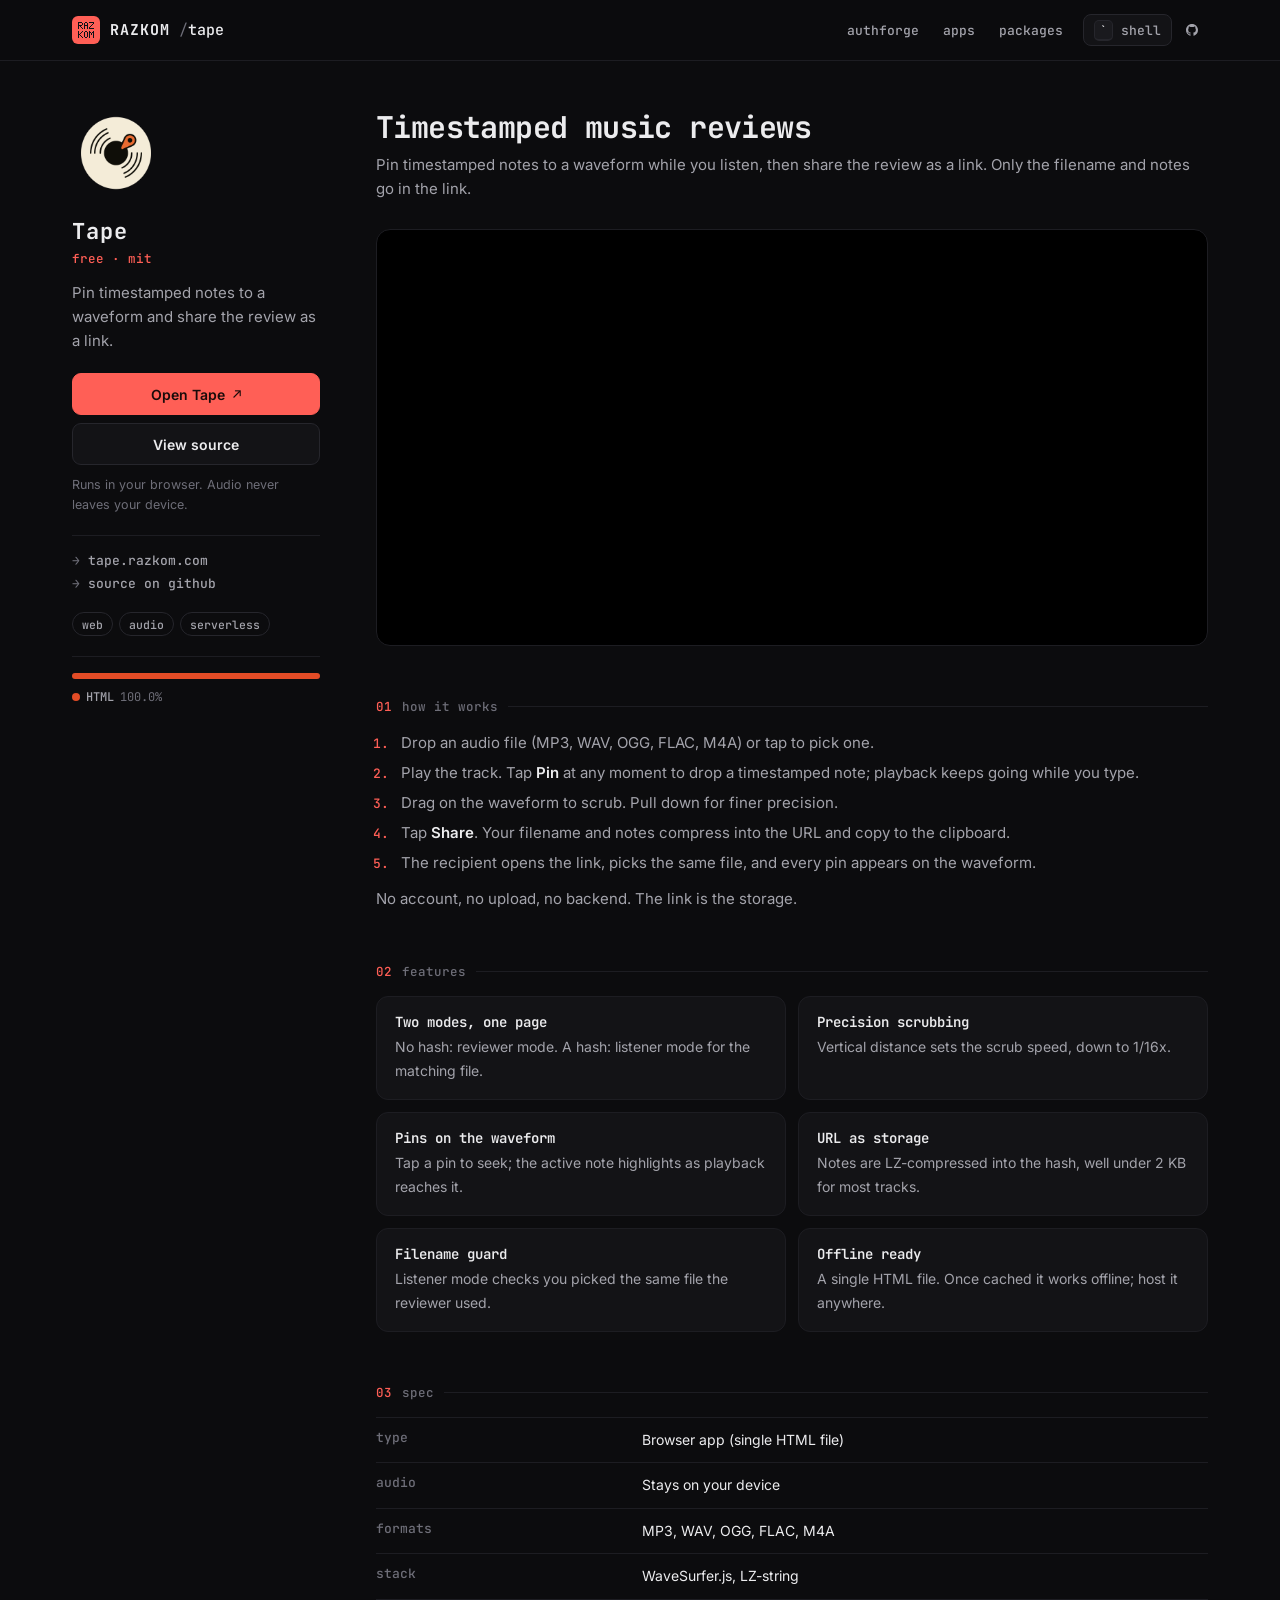
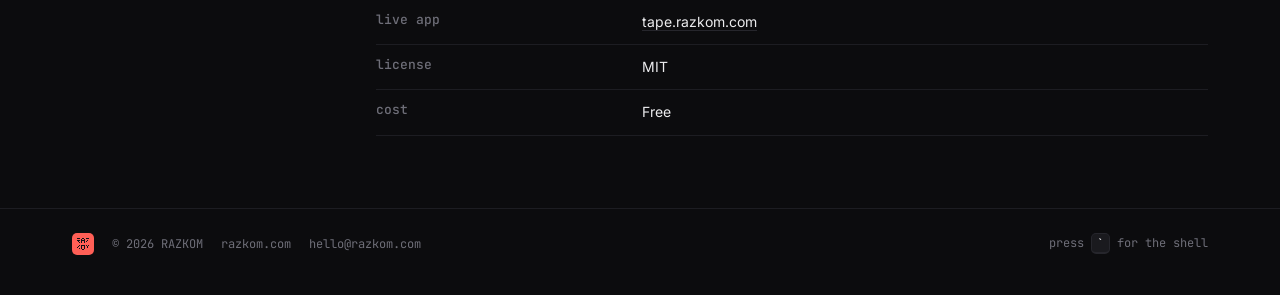
<file: tape/index.html>
<!doctype html>
<html lang="en">
<head>
  <meta charset="utf-8" />
  <meta name="viewport" content="width=device-width, initial-scale=1" />
  <meta name="theme-color" content="#0c0c0e" />
  <title>Tape — timestamped music reviews in a URL · RAZKOM</title>
  <meta name="description" content="Tape pins timestamped notes to a waveform while you listen. Share the review as a link. Audio stays on your device; only your notes travel." />
  <link rel="icon" href="/assets/brands/tape.png" />
  <link rel="canonical" href="https://razkom.com/tape/" />

  <meta property="og:type" content="website" />
  <meta property="og:title" content="Tape — timestamped music reviews in a URL" />
  <meta property="og:description" content="Pin notes to the waveform while you listen. Share a link; the recipient loads the same track locally and sees every pin." />
  <meta property="og:url" content="https://razkom.com/tape/" />
  <meta property="og:image" content="https://razkom.com/assets/og/tape.png" />
  <meta property="og:image:width" content="1200" />
  <meta property="og:image:height" content="630" />
  <meta name="twitter:card" content="summary_large_image" />
  <meta name="twitter:image" content="https://razkom.com/assets/og/tape.png" />

  <link rel="preconnect" href="https://fonts.googleapis.com" />
  <link rel="preconnect" href="https://fonts.gstatic.com" crossorigin />
  <link href="https://fonts.googleapis.com/css2?family=Inter:wght@400;500;600;700&amp;family=JetBrains+Mono:wght@400;500;600;700&amp;display=swap" rel="stylesheet" />
  <link rel="stylesheet" href="/assets/styles.css" />
  <script src="/assets/site.js" defer></script>
</head>
<body>
  <header class="site-head">
    <div class="wrap">
      <a class="brand" href="/" aria-label="RAZKOM home"><img src="/assets/avatar.svg" alt="" width="28" height="28" />RAZKOM<span class="path">/<b>tape</b></span></a>
      <nav class="nav" aria-label="Primary">
        <a href="/#authforge">authforge</a>
        <a href="/#apps">apps</a>
        <a href="/#packages">packages</a>
        <button type="button" class="shell-btn" id="open-shell" aria-label="Open the RAZKOM shell"><kbd>`</kbd><span class="label">shell</span></button>
        <a class="gh-link keep" href="https://github.com/RAZKOM" target="_blank" rel="noopener" aria-label="RAZKOM on GitHub"><svg viewBox="0 0 16 16" aria-hidden="true"><path d="M8 0c4.42 0 8 3.58 8 8a8.013 8.013 0 0 1-5.45 7.59c-.4.08-.55-.17-.55-.38 0-.27.01-1.13.01-2.2 0-.75-.25-1.23-.54-1.48 1.78-.2 3.65-.88 3.65-3.95 0-.88-.31-1.59-.82-2.15.08-.2.36-1.02-.08-2.12 0 0-.67-.22-2.2.82-.64-.18-1.32-.27-2-.27-.68 0-1.36.09-2 .27-1.53-1.03-2.2-.82-2.2-.82-.44 1.1-.16 1.92-.08 2.12-.51.56-.82 1.28-.82 2.15 0 3.06 1.86 3.75 3.64 3.95-.23.2-.44.55-.51 1.07-.46.21-1.61.55-2.33-.66-.15-.24-.6-.83-1.23-.82-.67.01-.27.38.01.53.34.19.73.9.82 1.13.16.45.68 1.31 2.69.94 0 .67.01 1.3.01 1.49 0 .21-.15.45-.55.38A7.995 7.995 0 0 1 0 8c0-4.42 3.58-8 8-8Z"/></svg></a>
      </nav>
    </div>
  </header>

  <main class="layout">
    <aside class="side">
      <img class="side-icon" src="/assets/brands/tape.png" alt="" width="88" height="88" />
      <h1 class="side-name">Tape</h1>
      <p class="side-tag">free &middot; mit</p>
      <p class="side-bio">Pin timestamped notes to a waveform and share the review as a link.</p>
      <div class="side-actions">
        <a class="btn btn-red" href="https://tape.razkom.com/" target="_blank" rel="noopener">Open Tape <span class="arrow">&#8599;</span></a>
        <a class="btn" href="https://github.com/RAZKOM/tape" target="_blank" rel="noopener">View source</a>
      </div>
      <p class="side-note">Runs in your browser. Audio never leaves your device.</p>
      <ul class="side-links">
        <li><a href="https://tape.razkom.com/" target="_blank" rel="noopener">tape.razkom.com</a></li>
        <li><a href="https://github.com/RAZKOM/tape" target="_blank" rel="noopener">source on github</a></li>
      </ul>
      <div class="chips"><span class="chip">web</span><span class="chip">audio</span><span class="chip">serverless</span></div>
      <div class="side-langs">
        <div class="langbar" aria-hidden="true"><span style="width:100.0%;background:#e34c26"></span></div>
        <ul class="langs"><li><i class="lang-dot" style="background:#e34c26"></i><b>HTML</b> 100.0%</li></ul>
      </div>
    </aside>

    <div class="content">
      <p class="lead">Timestamped music reviews</p>
      <p class="lead-sub">Pin timestamped notes to a waveform while you listen, then share the review as a link. Only the filename and notes go in the link.</p>
      <div class="media">
        <video src="/assets/tape-demo-compressed.mp4" width="2178" height="1454" autoplay muted loop playsinline preload="metadata" aria-label="Screen recording: drop a track onto Tape, pin timestamped notes on the waveform during playback, share a link, then open that link in listener mode with the same file."></video>
      </div>

      <section class="block">
        <h2 class="block-label"><span class="n">01</span>how it works</h2>
        <div class="prose">
          <ol>
            <li>Drop an audio file (MP3, WAV, OGG, FLAC, M4A) or tap to pick one.</li>
            <li>Play the track. Tap <strong>Pin</strong> at any moment to drop a timestamped note; playback keeps going while you type.</li>
            <li>Drag on the waveform to scrub. Pull down for finer precision.</li>
            <li>Tap <strong>Share</strong>. Your filename and notes compress into the URL and copy to the clipboard.</li>
            <li>The recipient opens the link, picks the same file, and every pin appears on the waveform.</li>
          </ol>
          <p>No account, no upload, no backend. The link is the storage.</p>
        </div>
      </section>

      <section class="block">
        <h2 class="block-label"><span class="n">02</span>features</h2>
        <div class="feats">
          <div class="feat"><b>Two modes, one page</b><span>No hash: reviewer mode. A hash: listener mode for the matching file.</span></div>
          <div class="feat"><b>Precision scrubbing</b><span>Vertical distance sets the scrub speed, down to 1/16x.</span></div>
          <div class="feat"><b>Pins on the waveform</b><span>Tap a pin to seek; the active note highlights as playback reaches it.</span></div>
          <div class="feat"><b>URL as storage</b><span>Notes are LZ-compressed into the hash, well under 2 KB for most tracks.</span></div>
          <div class="feat"><b>Filename guard</b><span>Listener mode checks you picked the same file the reviewer used.</span></div>
          <div class="feat"><b>Offline ready</b><span>A single HTML file. Once cached it works offline; host it anywhere.</span></div>
        </div>
      </section>

      <section class="block">
        <h2 class="block-label"><span class="n">03</span>spec</h2>
        <table class="spec"><tbody>
          <tr><td>type</td><td>Browser app (single HTML file)</td></tr>
          <tr><td>audio</td><td>Stays on your device</td></tr>
          <tr><td>formats</td><td>MP3, WAV, OGG, FLAC, M4A</td></tr>
          <tr><td>stack</td><td>WaveSurfer.js, LZ-string</td></tr>
          <tr><td>live app</td><td><a href="https://tape.razkom.com/" target="_blank" rel="noopener">tape.razkom.com</a></td></tr>
          <tr><td>license</td><td>MIT</td></tr>
          <tr><td>cost</td><td>Free</td></tr>
        </tbody></table>
      </section>
    </div>
  </main>

  <footer class="site-foot">
    <div class="wrap">
      <img src="/assets/avatar.svg" alt="" width="22" height="22" />
      <span>&copy; 2026 RAZKOM</span>
      <a href="/">razkom.com</a>
      <a href="mailto:hello@razkom.com">hello@razkom.com</a>
      <span class="right">press <kbd>`</kbd> for the shell</span>
    </div>
  </footer>
</body>
</html>
</file>
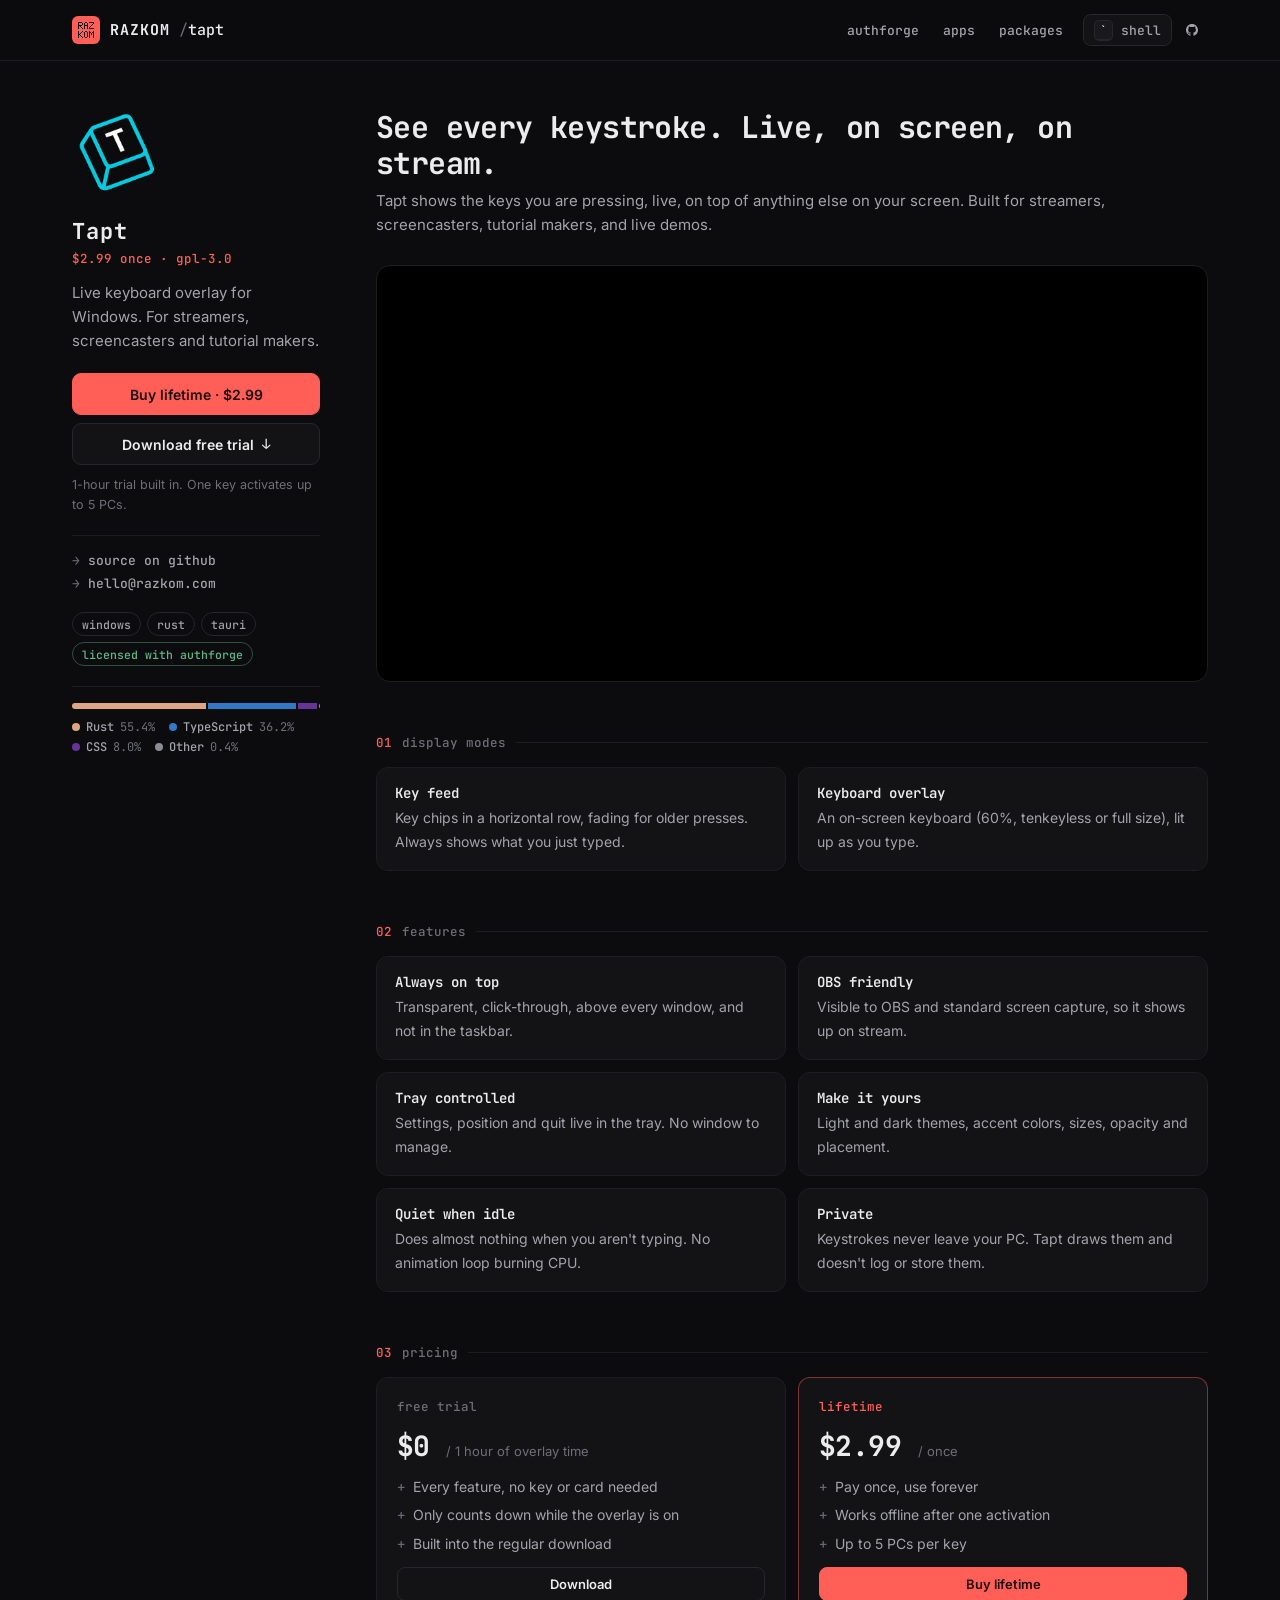
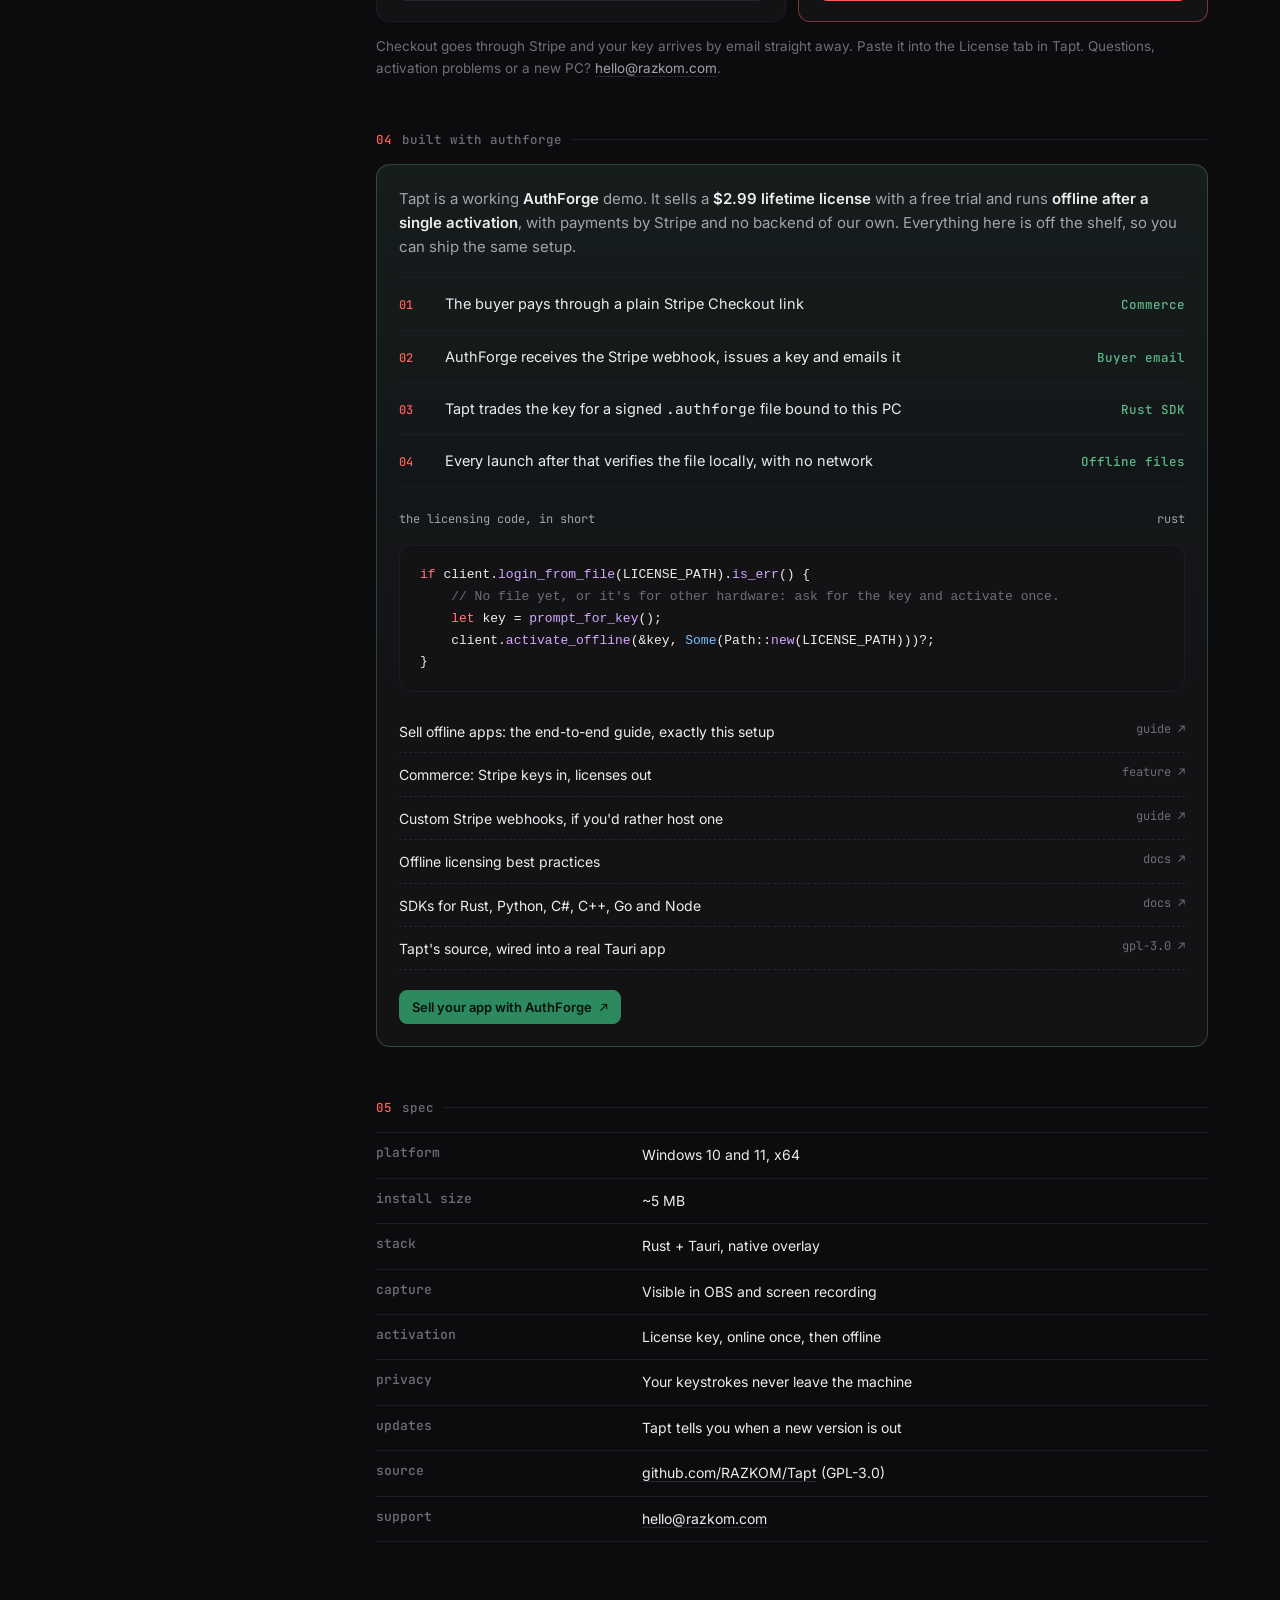
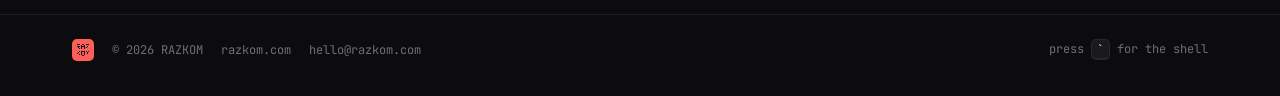
<file: tapt/index.html>
<!doctype html>
<html lang="en">
<head>
  <meta charset="utf-8" />
  <meta name="viewport" content="width=device-width, initial-scale=1" />
  <meta name="theme-color" content="#0c0c0e" />
  <title>Tapt — keyboard overlay for Windows · RAZKOM</title>
  <meta name="description" content="Tapt is a live keyboard overlay for Windows. Show what you press on top of any app. Free one-hour trial, then a one-time $2.99 lifetime license, licensed with AuthForge." />
  <link rel="icon" href="/assets/brands/tapt.png" />
  <link rel="canonical" href="https://razkom.com/tapt/" />

  <meta property="og:type" content="website" />
  <meta property="og:title" content="Tapt — keyboard overlay for Windows" />
  <meta property="og:description" content="A live keyboard overlay for Windows. Free 1-hour trial, then $2.99 once for life." />
  <meta property="og:url" content="https://razkom.com/tapt/" />
  <meta property="og:image" content="https://razkom.com/assets/og/tapt.png" />
  <meta property="og:image:width" content="1200" />
  <meta property="og:image:height" content="630" />
  <meta name="twitter:card" content="summary_large_image" />
  <meta name="twitter:image" content="https://razkom.com/assets/og/tapt.png" />

  <link rel="preconnect" href="https://fonts.googleapis.com" />
  <link rel="preconnect" href="https://fonts.gstatic.com" crossorigin />
  <link href="https://fonts.googleapis.com/css2?family=Inter:wght@400;500;600;700&amp;family=JetBrains+Mono:wght@400;500;600;700&amp;display=swap" rel="stylesheet" />
  <link rel="stylesheet" href="/assets/styles.css" />
  <script src="/assets/site.js" defer></script>
</head>
<body>
  <header class="site-head">
    <div class="wrap">
      <a class="brand" href="/" aria-label="RAZKOM home"><img src="/assets/avatar.svg" alt="" width="28" height="28" />RAZKOM<span class="path">/<b>tapt</b></span></a>
      <nav class="nav" aria-label="Primary">
        <a href="/#authforge">authforge</a>
        <a href="/#apps">apps</a>
        <a href="/#packages">packages</a>
        <button type="button" class="shell-btn" id="open-shell" aria-label="Open the RAZKOM shell"><kbd>`</kbd><span class="label">shell</span></button>
        <a class="gh-link keep" href="https://github.com/RAZKOM" target="_blank" rel="noopener" aria-label="RAZKOM on GitHub"><svg viewBox="0 0 16 16" aria-hidden="true"><path d="M8 0c4.42 0 8 3.58 8 8a8.013 8.013 0 0 1-5.45 7.59c-.4.08-.55-.17-.55-.38 0-.27.01-1.13.01-2.2 0-.75-.25-1.23-.54-1.48 1.78-.2 3.65-.88 3.65-3.95 0-.88-.31-1.59-.82-2.15.08-.2.36-1.02-.08-2.12 0 0-.67-.22-2.2.82-.64-.18-1.32-.27-2-.27-.68 0-1.36.09-2 .27-1.53-1.03-2.2-.82-2.2-.82-.44 1.1-.16 1.92-.08 2.12-.51.56-.82 1.28-.82 2.15 0 3.06 1.86 3.75 3.64 3.95-.23.2-.44.55-.51 1.07-.46.21-1.61.55-2.33-.66-.15-.24-.6-.83-1.23-.82-.67.01-.27.38.01.53.34.19.73.9.82 1.13.16.45.68 1.31 2.69.94 0 .67.01 1.3.01 1.49 0 .21-.15.45-.55.38A7.995 7.995 0 0 1 0 8c0-4.42 3.58-8 8-8Z"/></svg></a>
      </nav>
    </div>
  </header>

  <main class="layout">
    <aside class="side">
      <img class="side-icon" src="/assets/brands/tapt.png" alt="" width="88" height="88" />
      <h1 class="side-name">Tapt</h1>
      <p class="side-tag">$2.99 once &middot; gpl-3.0</p>
      <p class="side-bio">Live keyboard overlay for Windows. For streamers, screencasters and tutorial makers.</p>
      <div class="side-actions">
        <a class="btn btn-red" href="https://buy.stripe.com/dRmaEZbo20ze4A4bTZe3e03" target="_blank" rel="noopener">Buy lifetime &middot; $2.99</a>
        <a class="btn" href="https://github.com/RAZKOM/Tapt/releases/latest/download/TaptSetup.exe" target="_blank" rel="noopener">Download free trial <span class="arrow">&darr;</span></a>
      </div>
      <p class="side-note">1-hour trial built in. One key activates up to 5 PCs.</p>
      <ul class="side-links">
        <li><a href="https://github.com/RAZKOM/Tapt" target="_blank" rel="noopener">source on github</a></li>
        <li><a href="mailto:hello@razkom.com">hello@razkom.com</a></li>
      </ul>
      <div class="chips"><span class="chip">windows</span><span class="chip">rust</span><span class="chip">tauri</span><a class="chip chip-af" href="#built-with-authforge">licensed with authforge</a></div>
      <div class="side-langs">
        <div class="langbar" aria-hidden="true"><span style="width:55.4%;background:#dea584"></span><span style="width:36.2%;background:#3178c6"></span><span style="width:8.0%;background:#663399"></span><span style="width:0.4%;background:#8b8b93"></span></div>
        <ul class="langs"><li><i class="lang-dot" style="background:#dea584"></i><b>Rust</b> 55.4%</li><li><i class="lang-dot" style="background:#3178c6"></i><b>TypeScript</b> 36.2%</li><li><i class="lang-dot" style="background:#663399"></i><b>CSS</b> 8.0%</li><li><i class="lang-dot" style="background:#8b8b93"></i><b>Other</b> 0.4%</li></ul>
      </div>
    </aside>

    <div class="content">
      <p class="lead">See every keystroke. Live, on screen, on stream.</p>
      <p class="lead-sub">Tapt shows the keys you are pressing, live, on top of anything else on your screen. Built for streamers, screencasters, tutorial makers, and live demos.</p>
      <div class="media">
        <video src="/assets/tapt-demo-compressed.mp4" width="1920" height="1008" autoplay muted loop playsinline preload="metadata" aria-label="Screen recording of the Tapt keyboard overlay on Windows"></video>
      </div>

      <section class="block">
        <h2 class="block-label"><span class="n">01</span>display modes</h2>
        <div class="feats">
          <div class="feat"><b>Key feed</b><span>Key chips in a horizontal row, fading for older presses. Always shows what you just typed.</span></div>
          <div class="feat"><b>Keyboard overlay</b><span>An on-screen keyboard (60%, tenkeyless or full size), lit up as you type.</span></div>
        </div>
      </section>

      <section class="block">
        <h2 class="block-label"><span class="n">02</span>features</h2>
        <div class="feats">
          <div class="feat"><b>Always on top</b><span>Transparent, click-through, above every window, and not in the taskbar.</span></div>
          <div class="feat"><b>OBS friendly</b><span>Visible to OBS and standard screen capture, so it shows up on stream.</span></div>
          <div class="feat"><b>Tray controlled</b><span>Settings, position and quit live in the tray. No window to manage.</span></div>
          <div class="feat"><b>Make it yours</b><span>Light and dark themes, accent colors, sizes, opacity and placement.</span></div>
          <div class="feat"><b>Quiet when idle</b><span>Does almost nothing when you aren't typing. No animation loop burning CPU.</span></div>
          <div class="feat"><b>Private</b><span>Keystrokes never leave your PC. Tapt draws them and doesn't log or store them.</span></div>
        </div>
      </section>

      <section class="block" id="pricing">
        <h2 class="block-label"><span class="n">03</span>pricing</h2>
        <div class="tiers">
          <div class="tier">
            <span class="tier-name">free trial</span>
            <div class="tier-price">$0 <small>/ 1 hour of overlay time</small></div>
            <ul><li>Every feature, no key or card needed</li><li>Only counts down while the overlay is on</li><li>Built into the regular download</li></ul>
            <a class="btn btn-sm" href="https://github.com/RAZKOM/Tapt/releases/latest/download/TaptSetup.exe" target="_blank" rel="noopener">Download</a>
          </div>
          <div class="tier best">
            <span class="tier-name">lifetime</span>
            <div class="tier-price">$2.99 <small>/ once</small></div>
            <ul><li>Pay once, use forever</li><li>Works offline after one activation</li><li>Up to 5 PCs per key</li></ul>
            <a class="btn btn-sm btn-red" href="https://buy.stripe.com/dRmaEZbo20ze4A4bTZe3e03" target="_blank" rel="noopener">Buy lifetime</a>
          </div>
        </div>
        <p class="after-note">Checkout goes through Stripe and your key arrives by email straight away. Paste it into the License tab in Tapt. Questions, activation problems or a new PC? <a href="mailto:hello@razkom.com">hello@razkom.com</a>.</p>
      </section>

      <section class="block" id="built-with-authforge">
        <h2 class="block-label"><span class="n">04</span>built with authforge</h2>
        <div class="af-callout">
          <p>Tapt is a working <b>AuthForge</b> demo. It sells a <b>$2.99 lifetime license</b> with a free trial and runs <b>offline after a single activation</b>, with payments by Stripe and no backend of our own. Everything here is off the shelf, so you can ship the same setup.</p>
          <ol class="steps">
            <li><span>The buyer pays through a plain Stripe Checkout link</span><a href="https://docs.authforge.cc/features/commerce?utm_source=razkom.com&amp;utm_medium=referral&amp;utm_campaign=tapt" target="_blank" rel="noopener">Commerce</a></li>
            <li><span>AuthForge receives the Stripe webhook, issues a key and emails it</span><a href="https://docs.authforge.cc/features/commerce?utm_source=razkom.com&amp;utm_medium=referral&amp;utm_campaign=tapt#buyer-delivery-email" target="_blank" rel="noopener">Buyer email</a></li>
            <li><span>Tapt trades the key for a signed <code class="mono">.authforge</code> file bound to this PC</span><a href="https://docs.authforge.cc/sdk/rust?utm_source=razkom.com&amp;utm_medium=referral&amp;utm_campaign=tapt#self-serve-offline-activation" target="_blank" rel="noopener">Rust SDK</a></li>
            <li><span>Every launch after that verifies the file locally, with no network</span><a href="https://docs.authforge.cc/features/offline-license-files?utm_source=razkom.com&amp;utm_medium=referral&amp;utm_campaign=tapt" target="_blank" rel="noopener">Offline files</a></li>
          </ol>
          <p class="code-cap"><span>the licensing code, in short</span><span>rust</span></p>
<pre class="code"><code><span class="tok-k">if</span> client.<span class="tok-f">login_from_file</span>(LICENSE_PATH).<span class="tok-f">is_err</span>() {
    <span class="tok-c">// No file yet, or it's for other hardware: ask for the key and activate once.</span>
    <span class="tok-k">let</span> key = <span class="tok-f">prompt_for_key</span>();
    client.<span class="tok-f">activate_offline</span>(&amp;key, <span class="tok-n">Some</span>(Path::<span class="tok-f">new</span>(LICENSE_PATH)))?;
}</code></pre>
          <ul class="doc-links">
            <li><a href="https://docs.authforge.cc/guides/sell-offline-apps?utm_source=razkom.com&amp;utm_medium=referral&amp;utm_campaign=tapt" target="_blank" rel="noopener">Sell offline apps: the end-to-end guide, exactly this setup <span>guide &#8599;</span></a></li>
            <li><a href="https://docs.authforge.cc/features/commerce?utm_source=razkom.com&amp;utm_medium=referral&amp;utm_campaign=tapt" target="_blank" rel="noopener">Commerce: Stripe keys in, licenses out <span>feature &#8599;</span></a></li>
            <li><a href="https://docs.authforge.cc/guides/stripe?utm_source=razkom.com&amp;utm_medium=referral&amp;utm_campaign=tapt" target="_blank" rel="noopener">Custom Stripe webhooks, if you'd rather host one <span>guide &#8599;</span></a></li>
            <li><a href="https://docs.authforge.cc/best-practices/offline-licensing?utm_source=razkom.com&amp;utm_medium=referral&amp;utm_campaign=tapt" target="_blank" rel="noopener">Offline licensing best practices <span>docs &#8599;</span></a></li>
            <li><a href="https://docs.authforge.cc/sdk/overview?utm_source=razkom.com&amp;utm_medium=referral&amp;utm_campaign=tapt" target="_blank" rel="noopener">SDKs for Rust, Python, C#, C++, Go and Node <span>docs &#8599;</span></a></li>
            <li><a href="https://github.com/RAZKOM/Tapt" target="_blank" rel="noopener">Tapt's source, wired into a real Tauri app <span>gpl-3.0 &#8599;</span></a></li>
          </ul>
          <div class="af-ctas" style="margin-top:20px">
            <a class="btn btn-sm btn-af" href="https://authforge.cc/?ref=razkom&amp;utm_source=razkom.com&amp;utm_medium=referral&amp;utm_campaign=tapt&amp;utm_content=built-with" target="_blank" rel="noopener">Sell your app with AuthForge <span class="arrow">&#8599;</span></a>
          </div>
        </div>
      </section>

      <section class="block">
        <h2 class="block-label"><span class="n">05</span>spec</h2>
        <table class="spec"><tbody>
          <tr><td>platform</td><td>Windows 10 and 11, x64</td></tr>
          <tr><td>install size</td><td>~5 MB</td></tr>
          <tr><td>stack</td><td>Rust + Tauri, native overlay</td></tr>
          <tr><td>capture</td><td>Visible in OBS and screen recording</td></tr>
          <tr><td>activation</td><td>License key, online once, then offline</td></tr>
          <tr><td>privacy</td><td>Your keystrokes never leave the machine</td></tr>
          <tr><td>updates</td><td>Tapt tells you when a new version is out</td></tr>
          <tr><td>source</td><td><a href="https://github.com/RAZKOM/Tapt" target="_blank" rel="noopener">github.com/RAZKOM/Tapt</a> (GPL-3.0)</td></tr>
          <tr><td>support</td><td><a href="mailto:hello@razkom.com">hello@razkom.com</a></td></tr>
        </tbody></table>
      </section>
    </div>
  </main>

  <footer class="site-foot">
    <div class="wrap">
      <img src="/assets/avatar.svg" alt="" width="22" height="22" />
      <span>&copy; 2026 RAZKOM</span>
      <a href="/">razkom.com</a>
      <a href="mailto:hello@razkom.com">hello@razkom.com</a>
      <span class="right">press <kbd>`</kbd> for the shell</span>
    </div>
  </footer>
</body>
</html>
</file>
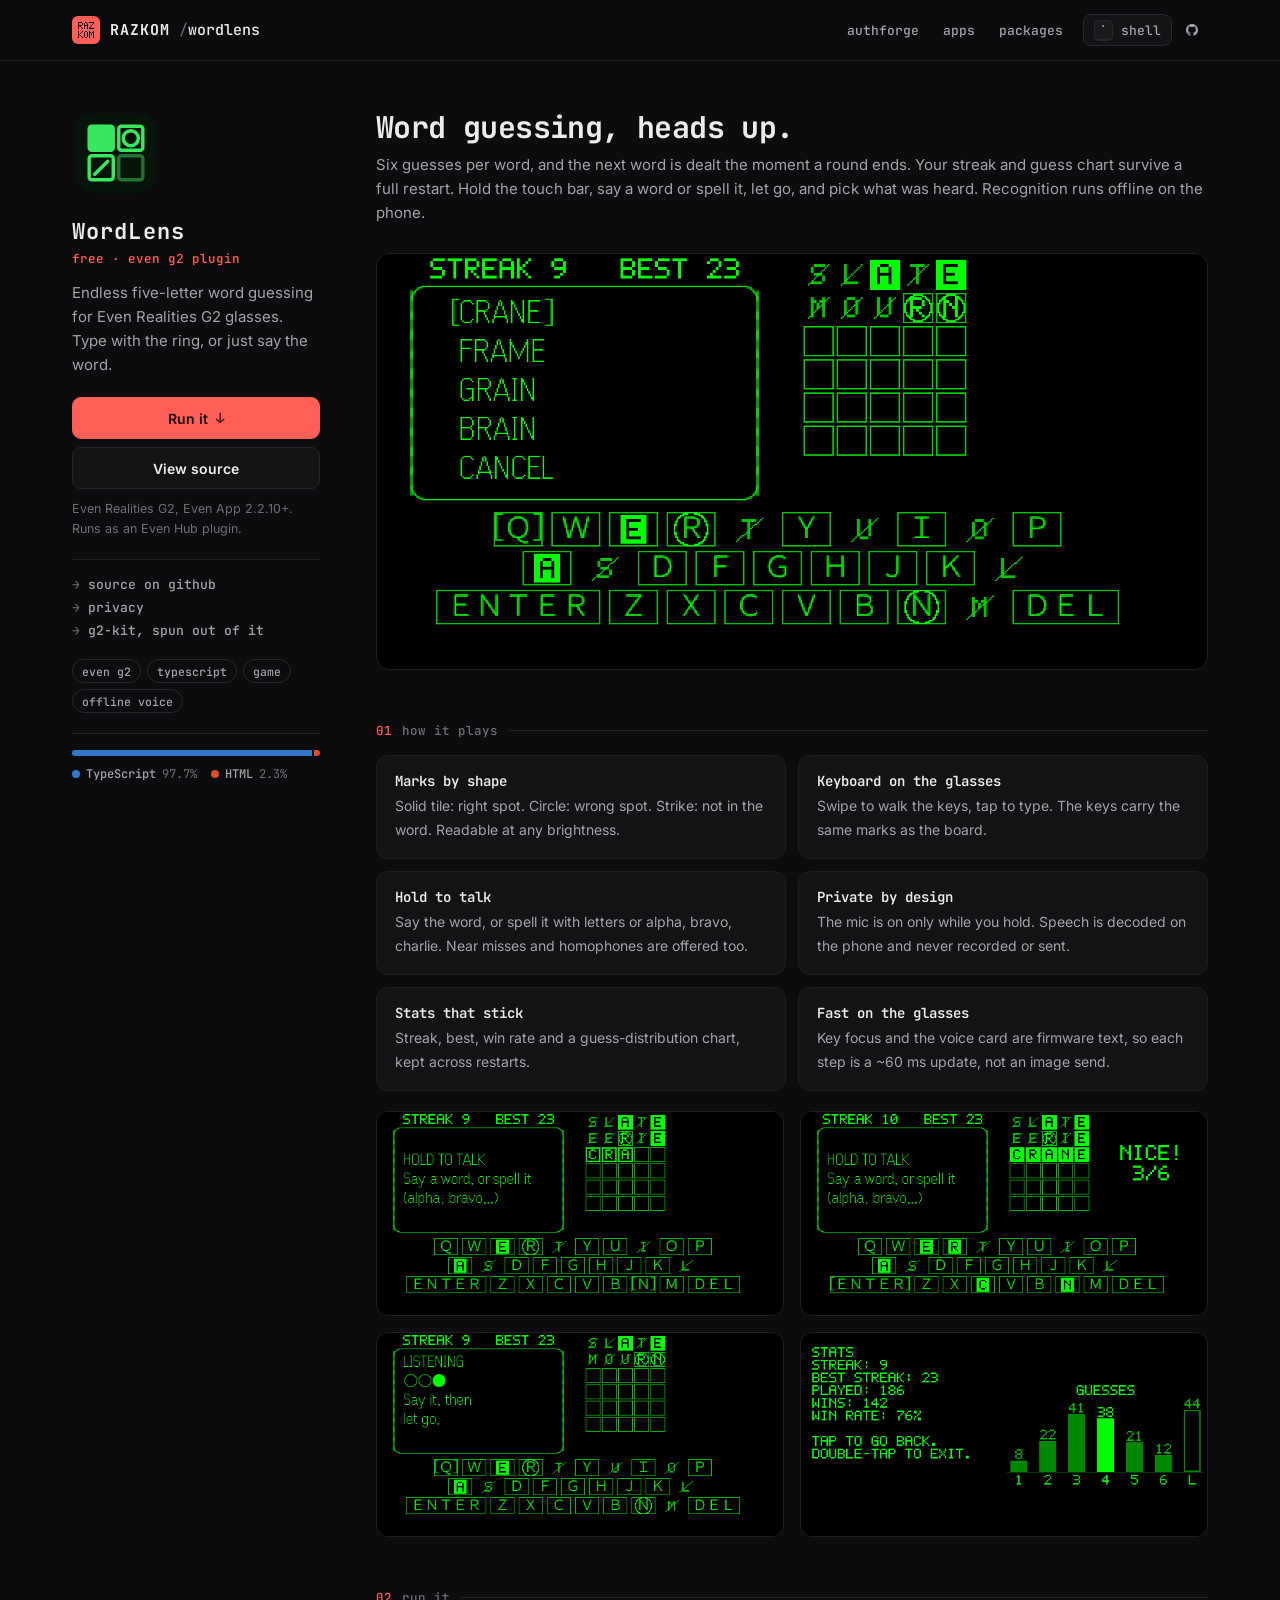
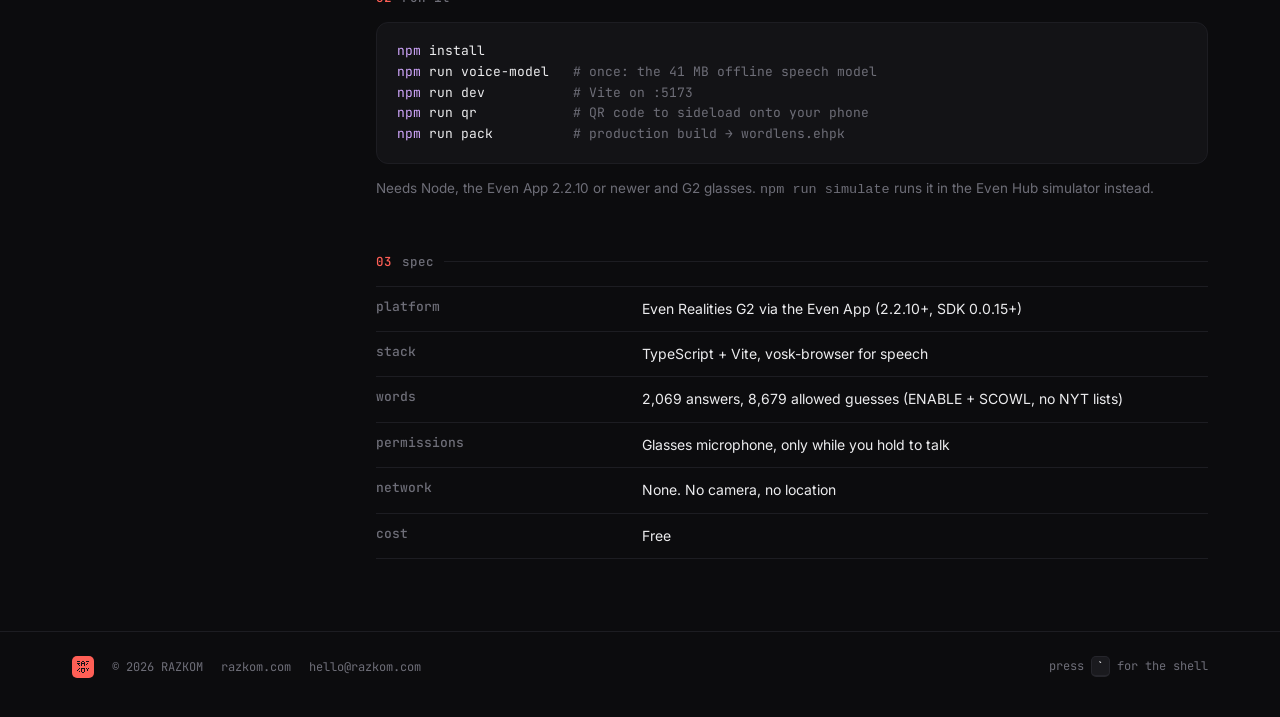
<file: wordlens/index.html>
<!doctype html>
<html lang="en">
<head>
  <meta charset="utf-8" />
  <meta name="viewport" content="width=device-width, initial-scale=1" />
  <meta name="theme-color" content="#0c0c0e" />
  <title>WordLens — five-letter word game for Even Realities G2 · RAZKOM</title>
  <meta name="description" content="WordLens is an endless five-letter word guessing game for Even Realities G2 smart glasses. Six guesses per word, streaks that survive a restart, and guesses you can say out loud, recognised offline on your phone." />
  <link rel="icon" type="image/svg+xml" href="/assets/brands/wordlens.svg" />
  <link rel="canonical" href="https://razkom.com/wordlens/" />

  <meta property="og:type" content="website" />
  <meta property="og:title" content="WordLens — word guessing on your glasses" />
  <meta property="og:description" content="Endless five-letter word guessing for Even Realities G2. Say your guesses; speech stays on your phone." />
  <meta property="og:url" content="https://razkom.com/wordlens/" />
  <meta property="og:image" content="https://razkom.com/assets/og/wordlens.png" />
  <meta property="og:image:width" content="1200" />
  <meta property="og:image:height" content="630" />
  <meta name="twitter:card" content="summary_large_image" />
  <meta name="twitter:image" content="https://razkom.com/assets/og/wordlens.png" />

  <link rel="preconnect" href="https://fonts.googleapis.com" />
  <link rel="preconnect" href="https://fonts.gstatic.com" crossorigin />
  <link href="https://fonts.googleapis.com/css2?family=Inter:wght@400;500;600;700&amp;family=JetBrains+Mono:wght@400;500;600;700&amp;display=swap" rel="stylesheet" />
  <link rel="stylesheet" href="/assets/styles.css" />
  <script src="/assets/site.js" defer></script>
</head>
<body>
  <header class="site-head">
    <div class="wrap">
      <a class="brand" href="/" aria-label="RAZKOM home"><img src="/assets/avatar.svg" alt="" width="28" height="28" />RAZKOM<span class="path">/<b>wordlens</b></span></a>
      <nav class="nav" aria-label="Primary">
        <a href="/#authforge">authforge</a>
        <a href="/#apps">apps</a>
        <a href="/#packages">packages</a>
        <button type="button" class="shell-btn" id="open-shell" aria-label="Open the RAZKOM shell"><kbd>`</kbd><span class="label">shell</span></button>
        <a class="gh-link keep" href="https://github.com/RAZKOM" target="_blank" rel="noopener" aria-label="RAZKOM on GitHub"><svg viewBox="0 0 16 16" aria-hidden="true"><path d="M8 0c4.42 0 8 3.58 8 8a8.013 8.013 0 0 1-5.45 7.59c-.4.08-.55-.17-.55-.38 0-.27.01-1.13.01-2.2 0-.75-.25-1.23-.54-1.48 1.78-.2 3.65-.88 3.65-3.95 0-.88-.31-1.59-.82-2.15.08-.2.36-1.02-.08-2.12 0 0-.67-.22-2.2.82-.64-.18-1.32-.27-2-.27-.68 0-1.36.09-2 .27-1.53-1.03-2.2-.82-2.2-.82-.44 1.1-.16 1.92-.08 2.12-.51.56-.82 1.28-.82 2.15 0 3.06 1.86 3.75 3.64 3.95-.23.2-.44.55-.51 1.07-.46.21-1.61.55-2.33-.66-.15-.24-.6-.83-1.23-.82-.67.01-.27.38.01.53.34.19.73.9.82 1.13.16.45.68 1.31 2.69.94 0 .67.01 1.3.01 1.49 0 .21-.15.45-.55.38A7.995 7.995 0 0 1 0 8c0-4.42 3.58-8 8-8Z"/></svg></a>
      </nav>
    </div>
  </header>


  <main class="layout">
    <aside class="side">
      <img class="side-icon" src="/assets/brands/wordlens.svg" alt="" width="88" height="88" />
      <h1 class="side-name">WordLens</h1>
      <p class="side-tag">free &middot; even g2 plugin</p>
      <p class="side-bio">Endless five-letter word guessing for Even Realities G2 glasses. Type with the ring, or just say the word.</p>
      <div class="side-actions">
        <a class="btn btn-red" href="#run">Run it <span class="arrow">&darr;</span></a>
        <a class="btn" href="https://github.com/RAZKOM/WordLens" target="_blank" rel="noopener">View source</a>
      </div>
      <p class="side-note">Even Realities G2, Even App 2.2.10+. Runs as an Even Hub plugin.</p>
      <ul class="side-links">
        <li><a href="https://github.com/RAZKOM/WordLens" target="_blank" rel="noopener">source on github</a></li>
        <li><a href="https://github.com/RAZKOM/WordLens/blob/main/PRIVACY.md" target="_blank" rel="noopener">privacy</a></li>
        <li><a href="https://razkom.github.io/g2-kit/" target="_blank" rel="noopener">g2-kit, spun out of it</a></li>
      </ul>
      <div class="chips"><span class="chip">even g2</span><span class="chip">typescript</span><span class="chip">game</span><span class="chip">offline voice</span></div>
      <div class="side-langs">
        <div class="langbar" aria-hidden="true"><span style="width:97.7%;background:#3178c6"></span><span style="width:2.3%;background:#e34c26"></span></div>
        <ul class="langs"><li><i class="lang-dot" style="background:#3178c6"></i><b>TypeScript</b> 97.7%</li><li><i class="lang-dot" style="background:#e34c26"></i><b>HTML</b> 2.3%</li></ul>
      </div>
    </aside>
    <div class="content">
      <p class="lead">Word guessing, heads up.</p>
      <p class="lead-sub">Six guesses per word, and the next word is dealt the moment a round ends. Your streak and guess chart survive a full restart. Hold the touch bar, say a word or spell it, let go, and pick what was heard. Recognition runs offline on the phone.</p>
      <div class="media">
        <img src="/assets/shots/wordlens-voice-choices.png" width="1152" height="576" alt="WordLens on the G2 display: a voice card listing CRANE, FRAME, GRAIN and BRAIN, the guess board with SLATE and MOURN marked, and a QWERTY keyboard showing which letters are in or out." />
      </div>

      <section class="block">
        <h2 class="block-label"><span class="n">01</span>how it plays</h2>
        <div class="feats">
          <div class="feat"><b>Marks by shape</b><span>Solid tile: right spot. Circle: wrong spot. Strike: not in the word. Readable at any brightness.</span></div>
          <div class="feat"><b>Keyboard on the glasses</b><span>Swipe to walk the keys, tap to type. The keys carry the same marks as the board.</span></div>
          <div class="feat"><b>Hold to talk</b><span>Say the word, or spell it with letters or alpha, bravo, charlie. Near misses and homophones are offered too.</span></div>
          <div class="feat"><b>Private by design</b><span>The mic is on only while you hold. Speech is decoded on the phone and never recorded or sent.</span></div>
          <div class="feat"><b>Stats that stick</b><span>Streak, best, win rate and a guess-distribution chart, kept across restarts.</span></div>
          <div class="feat"><b>Fast on the glasses</b><span>Key focus and the voice card are firmware text, so each step is a ~60 ms update, not an image send.</span></div>
        </div>
        <div class="shots shots-wide">
          <img src="/assets/shots/wordlens-playing.png" width="1152" height="576" alt="Mid game: two guesses on the board and the keyboard below." loading="lazy" />
          <img src="/assets/shots/wordlens-win.png" width="1152" height="576" alt="A win in three guesses." loading="lazy" />
          <img src="/assets/shots/wordlens-voice-listening.png" width="1152" height="576" alt="The voice card while listening." loading="lazy" />
          <img src="/assets/shots/wordlens-stats.png" width="1152" height="576" alt="Stats: streak, best, played, win rate and a bar chart of guesses per game." loading="lazy" />
        </div>
      </section>

      <section class="block" id="run">
        <h2 class="block-label"><span class="n">02</span>run it</h2>
<pre class="code"><span class="tok-f">npm</span> install
<span class="tok-f">npm</span> run voice-model   <span class="tok-c"># once: the 41 MB offline speech model</span>
<span class="tok-f">npm</span> run dev           <span class="tok-c"># Vite on :5173</span>
<span class="tok-f">npm</span> run qr            <span class="tok-c"># QR code to sideload onto your phone</span>
<span class="tok-f">npm</span> run pack          <span class="tok-c"># production build → wordlens.ehpk</span></pre>
        <p class="after-note">Needs Node, the Even App 2.2.10 or newer and G2 glasses. <code>npm run simulate</code> runs it in the Even Hub simulator instead.</p>
      </section>

      <section class="block">
        <h2 class="block-label"><span class="n">03</span>spec</h2>
        <table class="spec"><tbody>
          <tr><td>platform</td><td>Even Realities G2 via the Even App (2.2.10+, SDK 0.0.15+)</td></tr>
          <tr><td>stack</td><td>TypeScript + Vite, vosk-browser for speech</td></tr>
          <tr><td>words</td><td>2,069 answers, 8,679 allowed guesses (ENABLE + SCOWL, no NYT lists)</td></tr>
          <tr><td>permissions</td><td>Glasses microphone, only while you hold to talk</td></tr>
          <tr><td>network</td><td>None. No camera, no location</td></tr>
          <tr><td>cost</td><td>Free</td></tr>
        </tbody></table>
      </section>
    </div>
  </main>

  <footer class="site-foot">
    <div class="wrap">
      <img src="/assets/avatar.svg" alt="" width="22" height="22" />
      <span>&copy; 2026 RAZKOM</span>
      <a href="/">razkom.com</a>
      <a href="mailto:hello@razkom.com">hello@razkom.com</a>
      <span class="right">press <kbd>`</kbd> for the shell</span>
    </div>
  </footer>
</body>
</html>
</file>
<file: assets/styles.css>
/* RAZKOM — studio site. Dark, mono-labelled, red accent. */

:root {
  --bg: #0c0c0e;
  --bg-2: #131316;
  --bg-3: #1a1a1e;
  --line: #26262c;
  --line-2: #1d1d22;
  --ink: #ececee;
  --ink-2: #a3a3ab;
  --ink-3: #6e6e78;
  --red: #ff5f56;
  --red-ink: #1a0b0a;
  --af: #2d8a5f;
  --af-2: #5cb88a;

  --sans: "Inter", system-ui, -apple-system, "Segoe UI", sans-serif;
  --mono: "JetBrains Mono", ui-monospace, "SF Mono", Consolas, monospace;

  --wrap: 1200px;
  --gutter: clamp(16px, 4vw, 32px);
  --radius: 10px;
}

* { box-sizing: border-box; }

html { background: var(--bg); color-scheme: dark; -webkit-text-size-adjust: 100%; scroll-behavior: smooth; }
@media (prefers-reduced-motion: reduce) { html { scroll-behavior: auto; } }

body {
  margin: 0;
  min-height: 100dvh;
  display: flex;
  flex-direction: column;
  background: var(--bg);
  color: var(--ink);
  font: 15px/1.6 var(--sans);
  -webkit-font-smoothing: antialiased;
}

main { flex: 1 0 auto; }
a { color: inherit; text-decoration: none; }
img, video { display: block; max-width: 100%; }
::selection { background: var(--red); color: var(--red-ink); }
:focus-visible { outline: 2px solid var(--red); outline-offset: 2px; border-radius: 4px; }
p { margin: 0 0 1em; }
p:last-child { margin-bottom: 0; }

.wrap { width: 100%; max-width: var(--wrap); margin: 0 auto; padding: 0 var(--gutter); }

.mono { font-family: var(--mono); }
.muted { color: var(--ink-2); }

kbd {
  display: inline-block;
  font: 500 11px/18px var(--mono);
  padding: 0 5px;
  color: var(--ink);
  background: var(--bg-3);
  border: 1px solid var(--line);
  border-bottom-width: 2px;
  border-radius: 5px;
  vertical-align: middle;
}

/* ─── Header ─────────────────────────────────────────────── */

.site-head {
  position: sticky;
  top: 0;
  z-index: 40;
  background: rgba(12, 12, 14, .82);
  backdrop-filter: saturate(140%) blur(10px);
  -webkit-backdrop-filter: saturate(140%) blur(10px);
  border-bottom: 1px solid var(--line-2);
}
.site-head .wrap { display: flex; align-items: center; gap: 24px; height: 60px; }

.brand { display: flex; align-items: center; gap: 10px; font: 700 15px var(--mono); letter-spacing: .06em; }
.brand img { width: 28px; height: 28px; border-radius: 6px; }
.brand .path { color: var(--ink-3); font-weight: 400; letter-spacing: 0; }
.brand .path b { color: var(--ink); font-weight: 500; }

.nav { display: flex; align-items: center; gap: 4px; margin-left: auto; font: 500 13px var(--mono); }
.nav a { color: var(--ink-2); padding: 6px 10px; border-radius: 6px; }
.nav a:hover { color: var(--ink); background: var(--bg-3); }

.shell-btn {
  display: inline-flex;
  align-items: center;
  gap: 8px;
  height: 32px;
  padding: 0 10px;
  margin-left: 6px;
  border: 1px solid var(--line);
  border-radius: 8px;
  background: var(--bg-2);
  color: var(--ink-2);
  font: 500 13px var(--mono);
  cursor: pointer;
}
.shell-btn:hover { color: var(--ink); border-color: #34343b; }

.gh-link { display: inline-flex; width: 32px; height: 32px; align-items: center; justify-content: center; border-radius: 8px; color: var(--ink-2); }
.gh-link:hover { color: var(--ink); background: var(--bg-3); }
.gh-link svg { width: 18px; height: 18px; fill: currentColor; }

/* ─── Buttons & chips ────────────────────────────────────── */

.btn {
  display: inline-flex;
  align-items: center;
  justify-content: center;
  gap: 8px;
  height: 42px;
  padding: 0 18px;
  border-radius: 9px;
  border: 1px solid var(--line);
  background: var(--bg-2);
  color: var(--ink);
  font: 600 14px var(--sans);
  white-space: nowrap;
  cursor: pointer;
  transition: background .15s, border-color .15s, transform .15s;
}
.btn:hover { background: var(--bg-3); border-color: #34343b; }
.btn:active { transform: translateY(1px); }
.btn-red { background: var(--red); border-color: var(--red); color: var(--red-ink); }
.btn-red:hover { background: #ff7a72; border-color: #ff7a72; }
.btn-af { background: var(--af); border-color: var(--af); color: #04120b; }
.btn-af:hover { background: #349a6b; border-color: #349a6b; }
.btn-sm { height: 34px; padding: 0 12px; font-size: 13px; border-radius: 8px; }
.btn .arrow { font-family: var(--mono); font-weight: 400; }

.chip {
  display: inline-flex;
  align-items: center;
  gap: 6px;
  height: 24px;
  padding: 0 9px;
  border-radius: 99px;
  border: 1px solid var(--line);
  color: var(--ink-2);
  font: 500 11.5px var(--mono);
  white-space: nowrap;
}
.chip-red { color: var(--red); border-color: rgba(255, 95, 86, .4); }
.chip-af { color: var(--af-2); border-color: rgba(92, 184, 138, .4); }
.chips { display: flex; flex-wrap: wrap; gap: 6px; }

/* ─── Profile layout ─────────────────────────────────────── */

.layout {
  width: 100%;
  max-width: 1200px;
  margin: 0 auto;
  padding: 48px var(--gutter) 24px;
  display: grid;
  grid-template-columns: 248px minmax(0, 1fr);
  gap: 56px;
}

.side { position: sticky; top: 100px; align-self: start; }
.no-head .side { top: 48px; }
.side-avatar { width: 100%; height: auto; aspect-ratio: 1; border-radius: 22px; }
.side-name { margin: 20px 0 4px; font: 700 22px var(--mono); letter-spacing: .05em; }
.side-tag { font: 500 12.5px var(--mono); color: var(--red); margin: 0 0 14px; }
.side-bio { color: var(--ink-2); margin: 0 0 20px; }
.side-links { list-style: none; margin: 0 0 20px; padding: 16px 0 0; border-top: 1px solid var(--line-2); display: grid; gap: 6px; font: 500 13px var(--mono); }
.side-links a { color: var(--ink-2); display: flex; gap: 8px; }
.side-links a::before { content: "\2192"; color: var(--ink-3); }
.side-links a:hover { color: var(--ink); }
.side-links a:hover::before { color: var(--red); }

.content { min-width: 0; }
.lead { margin: 0 0 8px; font: 700 clamp(24px, 3.2vw, 30px)/1.2 var(--mono); letter-spacing: -.02em; }
.lead-sub { color: var(--ink-2); margin: 0; }

.block { margin-top: 52px; scroll-margin-top: 84px; }
.no-head .block { scroll-margin-top: 24px; }
.block-label {
  display: flex;
  align-items: center;
  gap: 10px;
  margin: 0 0 16px;
  font: 500 12.5px var(--mono);
  color: var(--ink-3);
}
.block-label .n { color: var(--red); }
.block-label::after { content: ""; flex: 1; height: 1px; background: var(--line-2); }
.block-label a { order: 2; color: var(--ink-2); }
.block-label a:hover { color: var(--ink); }

/* ─── AuthForge card ─────────────────────────────────────── */

.af-card { border: 1px solid var(--line-2); border-radius: 14px; background: var(--bg-2); overflow: hidden; }
.af-card-grid { display: grid; grid-template-columns: minmax(0, 1fr) minmax(0, 300px); }
.af-card-main { padding: 26px 26px 24px; display: flex; flex-direction: column; gap: 14px; }
.af-card-top { display: flex; align-items: center; gap: 12px; }
.af-card-top img { width: 34px; height: 34px; }
.af-card-top h3 { margin: 0; font: 700 22px var(--mono); letter-spacing: -.02em; }
.af-card-top .chip { margin-left: auto; }
.af-card-main > p { margin: 0; color: var(--ink-2); }
.af-points { list-style: none; margin: 0; padding: 0; display: grid; grid-template-columns: 1fr 1fr; gap: 8px 20px; font-size: 13.5px; color: var(--ink-2); }
.af-points li { display: flex; gap: 8px; }
.af-points li::before { content: "+"; font-family: var(--mono); color: var(--af-2); }
.af-ctas { display: flex; flex-wrap: wrap; gap: 8px; margin-top: 4px; }
.af-card-demo {
  position: relative;
  padding: 20px;
  border-left: 1px solid var(--line-2);
  background: radial-gradient(120% 90% at 50% 40%, rgba(45, 138, 95, .16), transparent 70%), #101013;
  display: flex;
  align-items: center;
}
.af-card-demo .lic { width: 100%; }
.af-card-foot {
  display: flex;
  flex-wrap: wrap;
  align-items: center;
  gap: 10px;
  padding: 12px 20px;
  border-top: 1px solid var(--line-2);
  font: 12.5px var(--mono);
  color: var(--ink-3);
}
.af-card-foot img { width: 18px; height: 18px; border-radius: 4px; }
.af-card-foot a { color: var(--ink-2); }
.af-card-foot a:hover { color: var(--ink); }
.af-card-foot .go { margin-left: auto; color: var(--af-2); white-space: nowrap; }

/* License demo (driven by site.js) */
.lic {
  position: relative;
  border: 1px solid #252932;
  border-radius: 14px;
  background: linear-gradient(180deg, #121519, #0e1013);
  color: #e7eaef;
  box-shadow: 0 20px 40px -24px rgba(0, 0, 0, .8);
  overflow: hidden;
}
.lic-bar { display: flex; align-items: center; gap: 7px; padding: 12px 16px; border-bottom: 1px solid #1e232c; }
.lic-bar i { width: 10px; height: 10px; border-radius: 50%; background: #2a2f38; }
.lic-bar span { margin-left: auto; font: 11px var(--mono); color: #6d7580; }
.lic-body { padding: 16px; display: flex; flex-direction: column; gap: 12px; }
.lic-head b { display: block; font: 600 15px var(--sans); }
.lic-head span { font-size: 13px; color: #8d939e; }
.lic label { display: block; color: #8d939e; font: 500 11px var(--mono); text-transform: uppercase; letter-spacing: .06em; margin-bottom: 6px; }
.lic-input {
  width: 100%;
  height: 38px;
  border: 1px solid #252932;
  border-radius: 8px;
  background: #16191f;
  color: #e7eaef;
  font: 13px var(--mono);
  letter-spacing: .04em;
  padding: 0 12px;
}
.lic-input:focus { outline: none; border-color: var(--af); box-shadow: 0 0 0 3px rgba(45, 138, 95, .25); }
.lic-actions { display: flex; gap: 8px; }
.lic-actions button { height: 36px; border-radius: 8px; font: 600 13px var(--sans); cursor: pointer; padding: 0 12px; border: 1px solid #252932; background: #1c2129; color: #e7eaef; }
.lic-actions .lic-go { flex: 1; background: var(--af); border-color: var(--af); color: #04120b; }
.lic-actions .lic-go:hover { background: #349a6b; }
.lic-actions .lic-buy:hover { background: #232933; }
.lic-status { display: flex; gap: 8px; align-items: flex-start; min-height: 36px; font-size: 12px; }
.lic-status[hidden] { display: flex; visibility: hidden; }
.lic-badge { font: 700 10.5px/20px var(--mono); padding: 0 7px; border-radius: 5px; flex: none; color: #0b0d11; }
.lic-status p { margin: 0; color: #a3a9b3; line-height: 1.45; }
.lic-status.is-valid .lic-badge { background: #3fb950; }
.lic-status.is-invalid .lic-badge { background: #f85149; }
.lic-status.is-checkout .lic-badge { background: #d29922; }

/* ─── Apps ───────────────────────────────────────────────── */

.apps { display: grid; grid-template-columns: repeat(2, minmax(0, 1fr)); gap: 20px; }

.app {
  position: relative;
  display: flex;
  flex-direction: column;
  border: 1px solid var(--line-2);
  border-radius: 14px;
  background: var(--bg-2);
  overflow: hidden;
  transition: border-color .2s, transform .2s;
}
.app:hover { border-color: var(--line); transform: translateY(-2px); }
.app-media { aspect-ratio: 16 / 9; background: #000; border-bottom: 1px solid var(--line-2); overflow: hidden; }
.app-media video { width: 100%; height: 100%; object-fit: cover; opacity: .8; transition: opacity .25s, transform .4s; }
.app-media img { display: block; width: 100%; height: 100%; object-fit: cover; object-position: left top; opacity: .8; transition: opacity .25s, transform .4s; }
.app-media.contain img { object-fit: contain; object-position: center; }
.app:hover .app-media video, .app:hover .app-media img { opacity: 1; transform: scale(1.015); }
.app-body { padding: 20px 22px 22px; display: flex; flex-direction: column; gap: 10px; flex: 1; }
.app-top { display: flex; align-items: center; gap: 10px; }
.app-top img { width: 26px; height: 26px; border-radius: 6px; }
.app-top h3 { margin: 0; font: 700 18px var(--mono); letter-spacing: -.01em; }
.app-top .price { margin-left: auto; font: 600 13px var(--mono); color: var(--ink-2); }
.app-top .price.paid { color: var(--red); }
.app p { margin: 0; color: var(--ink-2); font-size: 14.5px; }
.app .chips { margin-top: auto; padding-top: 6px; }
.app-link::after { content: ""; position: absolute; inset: 0; z-index: 1; }
.app .chips a { position: relative; z-index: 2; }

.app-feature { grid-column: 1 / -1; display: grid; grid-template-columns: minmax(0, 1.25fr) minmax(0, 1fr); }
.app-feature .app-media { aspect-ratio: auto; min-height: 100%; border-bottom: 0; border-right: 1px solid var(--line-2); }
.app-feature .app-body { padding: 24px; gap: 12px; justify-content: center; }
.app-feature .app-top h3 { font-size: 20px; }
.app-feature p { font-size: 15.5px; }

/* ─── Case study ─────────────────────────────────────────── */

.case { display: grid; grid-template-columns: minmax(0, 1fr) minmax(0, 1fr); gap: 48px; align-items: start; }
.steps { list-style: none; margin: 0 0 24px; padding: 0; counter-reset: s; }
.steps li { counter-increment: s; display: grid; grid-template-columns: 34px 1fr auto; gap: 12px; align-items: baseline; padding: 14px 0; border-bottom: 1px solid var(--line-2); font-size: 14.5px; }
.steps li:first-child { border-top: 1px solid var(--line-2); }
.steps li::before { content: counter(s, decimal-leading-zero); font: 500 12px var(--mono); color: var(--red); }
.steps a { font: 500 12.5px var(--mono); color: var(--af-2); white-space: nowrap; }
.steps a:hover { text-decoration: underline; }

pre.code {
  margin: 0;
  padding: 18px 20px;
  border: 1px solid var(--line-2);
  border-radius: 12px;
  background: var(--bg-2);
  overflow: auto;
  font: 13px/1.6 var(--mono);
  color: var(--ink);
}
.code-cap { display: flex; justify-content: space-between; font: 12px var(--mono); color: var(--ink-3); margin: 0 0 8px; }
.tok-k { color: #ff7b72; }
.tok-c { color: #6e6e78; }
.tok-f { color: #d2a8ff; }
.tok-n { color: #79c0ff; }
.tok-s { color: #a5d6ff; }

.doc-links { list-style: none; margin: 20px 0 0; padding: 0; display: grid; gap: 2px; }
.doc-links a { display: flex; justify-content: space-between; gap: 12px; padding: 9px 0; border-bottom: 1px dashed var(--line); font-size: 14px; }
.doc-links a span { color: var(--ink-3); font: 12px var(--mono); }
.doc-links a:hover { color: var(--af-2); }

/* ─── Packages ───────────────────────────────────────────── */

.pkg-group + .pkg-group { margin-top: 48px; }
.pkg-group-head { display: flex; align-items: baseline; gap: 12px; flex-wrap: wrap; margin-bottom: 14px; }
.pkg-group-head h3 { margin: 0; font: 700 16px var(--mono); }
.pkg-group-head p { margin: 0; color: var(--ink-3); font-size: 13.5px; }
.pkg-group-head a { margin-left: auto; font: 500 12.5px var(--mono); color: var(--ink-2); }
.pkg-group-head a:hover { color: var(--ink); }

.pkgs { border: 1px solid var(--line-2); border-radius: 14px; overflow: hidden; background: var(--bg-2); }
.pkg {
  display: grid;
  grid-template-columns: 36px 190px minmax(0, 1fr) auto;
  gap: 16px;
  align-items: center;
  padding: 14px 18px;
}
.pkg + .pkg { border-top: 1px solid var(--line-2); }
.pkg-logo { width: 36px; height: 36px; border-radius: 9px; background: var(--bg-3); display: grid; place-items: center; }
.pkg-logo img { width: 18px; height: 18px; filter: invert(1) brightness(.9); }
.pkg-name { min-width: 0; }
.pkg-name b { display: block; font: 600 14px var(--mono); overflow: hidden; text-overflow: ellipsis; white-space: nowrap; }
.pkg-name span { display: flex; align-items: center; gap: 8px; color: var(--ink-3); font-size: 12.5px; }
.pkg-name img.ver { height: 18px; width: auto; }

.cmd {
  display: flex;
  align-items: center;
  gap: 10px;
  min-width: 0;
  height: 38px;
  padding: 0 6px 0 12px;
  border: 1px solid var(--line-2);
  border-radius: 8px;
  background: var(--bg);
  font: 13px var(--mono);
}
.cmd::before { content: "$"; color: var(--ink-3); }
.cmd code { flex: 1; min-width: 0; overflow-x: auto; white-space: nowrap; scrollbar-width: none; }
.cmd code::-webkit-scrollbar { display: none; }
.copy {
  flex: none;
  height: 26px;
  padding: 0 9px;
  border: 1px solid var(--line);
  border-radius: 6px;
  background: var(--bg-2);
  color: var(--ink-2);
  font: 500 11.5px var(--mono);
  cursor: pointer;
}
.copy:hover { color: var(--ink); }
.copy.done { color: var(--af-2); border-color: rgba(92, 184, 138, .4); }

.pkg-links { display: flex; gap: 2px; justify-content: flex-end; }
.pkg-links a { font: 500 12.5px var(--mono); color: var(--ink-2); padding: 6px 8px; border-radius: 6px; }
.pkg-links a:hover { color: var(--ink); background: var(--bg-3); }

.lib {
  display: grid;
  grid-template-columns: minmax(0, 1fr) minmax(0, 1.1fr);
  border: 1px solid var(--line-2);
  border-radius: 14px;
  overflow: hidden;
  background: var(--bg-2);
}
.lib-media { background: #000; border-right: 1px solid var(--line-2); display: grid; place-items: center; min-height: 240px; }
.lib-media img { width: 100%; height: 100%; object-fit: cover; object-position: left top; }
.lib-body { padding: 26px 28px; display: flex; flex-direction: column; gap: 14px; }
.lib-top { display: flex; align-items: center; gap: 10px; flex-wrap: wrap; }
.lib-top h4 { margin: 0; font: 700 20px var(--mono); }
.lib-body p { margin: 0; color: var(--ink-2); }
.lib-actions { display: flex; flex-wrap: wrap; gap: 8px; }

/* ─── Footer ─────────────────────────────────────────────── */

.site-foot { border-top: 1px solid var(--line-2); margin-top: 48px; }
.site-foot .wrap { max-width: 1200px; display: flex; flex-wrap: wrap; align-items: center; gap: 8px 18px; padding-top: 24px; padding-bottom: 40px; font: 12px var(--mono); color: var(--ink-3); }
.site-foot img { width: 22px; height: 22px; border-radius: 5px; }
.site-foot a { color: var(--ink-3); }
.site-foot a:hover { color: var(--red); }
.site-foot .right { margin-left: auto; }

/* ─── App pages ──────────────────────────────────────────── */

.side-icon { width: 88px; height: 88px; object-fit: contain; }
.side-actions { display: grid; gap: 8px; margin: 0 0 10px; }
.side-actions .btn { width: 100%; }
.side-note { font-size: 12.5px; color: var(--ink-3); margin: 0 0 20px; }
.side-langs { margin: 20px 0 0; padding-top: 16px; border-top: 1px solid var(--line-2); }

.langbar { display: flex; height: 6px; border-radius: 6px; overflow: hidden; gap: 2px; margin-bottom: 10px; }
.langbar span { display: block; height: 100%; }
.langs { list-style: none; padding: 0; margin: 0; display: flex; flex-wrap: wrap; gap: 4px 14px; font: 12px var(--mono); color: var(--ink-3); }
.langs li { display: inline-flex; align-items: center; gap: 6px; }
.langs b { color: var(--ink-2); font-weight: 500; }
.lang-dot { width: 8px; height: 8px; border-radius: 50%; display: inline-block; }

.media { margin-top: 28px; border: 1px solid var(--line-2); border-radius: 14px; overflow: hidden; background: #000; }
.media video, .media img { display: block; width: 100%; height: auto; }
.shots { display: grid; grid-template-columns: repeat(2, minmax(0, 1fr)); gap: 16px; margin-top: 20px; }
.shots img { display: block; width: 100%; height: auto; border: 1px solid var(--line-2); border-radius: 12px; background: #000; }

.prose { color: var(--ink-2); }
.prose p { margin: 12px 0 0; }
.prose p:first-child { margin-top: 0; }
.prose ol, .prose ul { margin: 0; padding-left: 1.4em; }
.prose li { margin: 6px 0; padding-left: 4px; }
.prose li::marker { color: var(--red); font: 500 13px var(--mono); }
.prose strong { color: var(--ink); font-weight: 600; }
.prose code, .spec code, .feat code, .lead-sub code {
  font: 12.5px var(--mono);
  color: var(--ink);
  background: var(--bg-3);
  border: 1px solid var(--line-2);
  border-radius: 5px;
  padding: 1px 6px;
}
.prose a, .spec a { color: var(--ink); border-bottom: 1px solid var(--line); }
.prose a:hover, .spec a:hover { border-color: var(--red); }

.feats { display: grid; grid-template-columns: repeat(2, minmax(0, 1fr)); gap: 12px; }
.feat { border: 1px solid var(--line-2); background: var(--bg-2); border-radius: 12px; padding: 16px 18px; }
.feat b { display: block; font: 600 14px var(--mono); color: var(--ink); margin-bottom: 4px; }
.feat span { color: var(--ink-2); font-size: 14px; }

.spec { width: 100%; border-collapse: collapse; font-size: 14px; }
.spec td { padding: 11px 0; border-bottom: 1px solid var(--line-2); vertical-align: top; }
.spec tr:first-child td { border-top: 1px solid var(--line-2); }
.spec td:first-child { width: 32%; padding-right: 16px; color: var(--ink-3); font: 500 13px var(--mono); }

.install { display: grid; gap: 8px; }
.install-row { display: grid; grid-template-columns: 130px minmax(0, 1fr); gap: 14px; align-items: center; }
.install-row > span { font: 500 13px var(--mono); color: var(--ink-3); }

.tiers { display: grid; grid-template-columns: repeat(2, minmax(0, 1fr)); gap: 12px; }
.tier { border: 1px solid var(--line-2); background: var(--bg-2); border-radius: 12px; padding: 20px; display: flex; flex-direction: column; gap: 12px; }
.tier.best { border-color: rgba(255, 95, 86, .45); }
.tier-name { font: 500 12.5px var(--mono); color: var(--ink-3); }
.tier.best .tier-name { color: var(--red); }
.tier-price { font: 700 28px var(--mono); letter-spacing: -.02em; }
.tier-price small { font: 400 13px var(--sans); color: var(--ink-3); letter-spacing: 0; }
.tier ul { list-style: none; margin: 0; padding: 0; display: grid; gap: 6px; color: var(--ink-2); font-size: 14px; }
.tier li { display: flex; gap: 8px; }
.tier li::before { content: "+"; font-family: var(--mono); color: var(--ink-3); }
.tier .btn { margin-top: auto; }
.after-note { margin: 14px 0 0; color: var(--ink-3); font-size: 13.5px; }
.after-note a { color: var(--ink-2); border-bottom: 1px solid var(--line); }

.af-callout { border: 1px solid rgba(92, 184, 138, .3); background: linear-gradient(180deg, rgba(45, 138, 95, .08), transparent 60%), var(--bg-2); border-radius: 14px; padding: 22px; }
.af-callout > p { color: var(--ink-2); margin: 0 0 18px; }
.af-callout > p b { color: var(--ink); font-weight: 600; }
.af-callout .code-cap { margin-top: 20px; }

/* ─── 404 ────────────────────────────────────────────────── */

.nf { max-width: 640px; margin: 0 auto; padding: 72px var(--gutter); text-align: center; }
.nf-code { font: 700 96px/1 var(--mono); color: var(--line); letter-spacing: -.04em; }
.nf h1 { font: 700 22px var(--mono); margin: 18px 0 8px; }
.nf > p { color: var(--ink-2); margin: 0 0 24px; }
.nf pre.code { text-align: left; margin-bottom: 24px; }
.nf .af-ctas { justify-content: center; }

/* ─── Shell (command palette) ────────────────────────────── */

.scrim {
  position: fixed;
  inset: 0;
  background: rgba(5, 5, 7, .65);
  display: none;
  align-items: flex-start;
  justify-content: center;
  padding: 12vh 16px 16px;
  z-index: 60;
}
.scrim.open { display: flex; }
.palette {
  width: min(680px, 100%);
  background: var(--bg-2);
  border: 1px solid var(--line);
  border-radius: 14px;
  box-shadow: 0 24px 64px rgba(0, 0, 0, .7);
  overflow: hidden;
  font: 13px/1.6 var(--mono);
  display: flex;
  flex-direction: column;
}
.palette-in { display: flex; align-items: center; gap: 8px; padding: 14px 16px; border-bottom: 1px solid var(--line); }
.palette-in .ps1 { color: var(--red); white-space: nowrap; }
.palette-in input { flex: 1; min-width: 0; background: none; border: 0; outline: 0; color: var(--ink); font: inherit; }
.palette-out { margin: 0; padding: 12px 16px; height: min(320px, 50vh); overflow: auto; color: var(--ink-2); white-space: pre-wrap; word-break: break-word; }
.palette-out .cmd-echo { color: var(--ink); }
.palette-out .cmd-echo::before { content: "$ "; color: var(--red); }
.palette-out .err { color: #f85149; }
.palette-foot { display: flex; gap: 14px; padding: 8px 16px; border-top: 1px solid var(--line); color: var(--ink-3); font: 12px var(--sans); }

/* ─── Responsive ─────────────────────────────────────────── */

@media (max-width: 1000px) {
  .af-card-grid { grid-template-columns: minmax(0, 1fr); }
  .af-card-demo { border-left: 0; border-top: 1px solid var(--line-2); }
  .af-card-demo .lic { max-width: 420px; margin: 0 auto; }
  .case { grid-template-columns: minmax(0, 1fr); gap: 40px; }
  .pkg { grid-template-columns: 36px minmax(0, 1fr) auto; }
  .pkg .cmd { grid-column: 1 / -1; grid-row: 2; }
  .pkg-links { justify-content: flex-start; }
  .lib { grid-template-columns: minmax(0, 1fr); }
  .lib-media { border-right: 0; border-bottom: 1px solid var(--line-2); min-height: 0; }
  .app-feature { grid-template-columns: minmax(0, 1fr); }
  .app-feature .app-media { aspect-ratio: 16 / 9; border-right: 0; border-bottom: 1px solid var(--line-2); }
}

@media (max-width: 820px) {
  .layout { grid-template-columns: minmax(0, 1fr); gap: 0; padding-top: 28px; }
  .side { position: static; display: grid; grid-template-columns: 88px minmax(0, 1fr); column-gap: 16px; align-items: center; margin-bottom: 36px; }
  .side-avatar { grid-row: span 2; border-radius: 16px; }
  .side-name { margin: 0; align-self: end; }
  .side-tag { margin: 0; align-self: start; }
  .side > :not(.side-avatar):not(.side-icon):not(.side-name):not(.side-tag) { grid-column: 1 / -1; }
  .side-bio { margin-top: 16px; }
  .side-icon { width: 72px; height: 72px; grid-row: span 2; }
}

@media (max-width: 640px) {
  .apps { grid-template-columns: minmax(0, 1fr); }
  .feats, .tiers, .shots-wide { grid-template-columns: minmax(0, 1fr); }
  .install-row { grid-template-columns: minmax(0, 1fr); gap: 4px; }
  .nav a:not(.keep) { display: none; }
  .shell-btn .label { display: none; }
  .af-points { grid-template-columns: minmax(0, 1fr); }
  .pkg-links { display: none; }
  .steps li { grid-template-columns: 30px 1fr; }
  .steps li a { grid-column: 2; }
  .site-foot .right { margin-left: 0; }
}

@media (prefers-reduced-motion: reduce) {
  .app, .app-media video, .app-media img { transition: none; }
  .app:hover { transform: none; }
}
</file>
